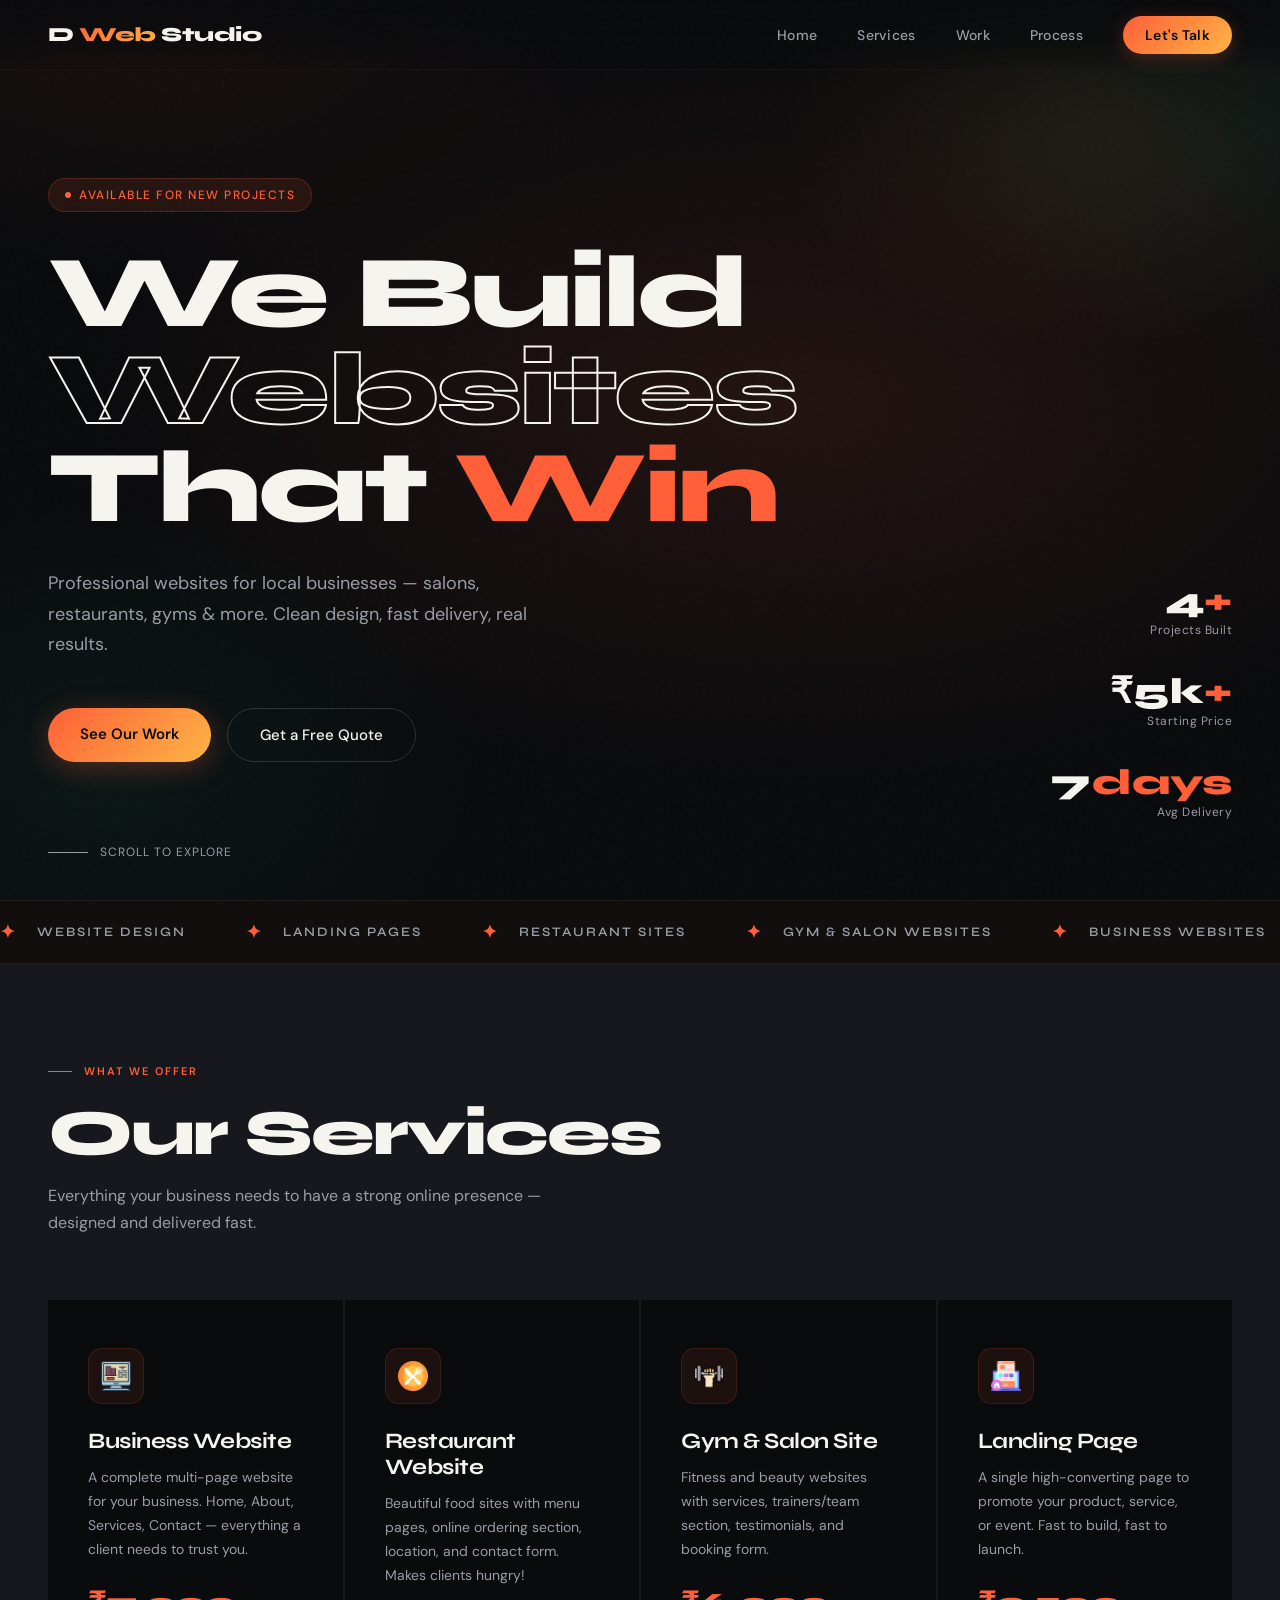
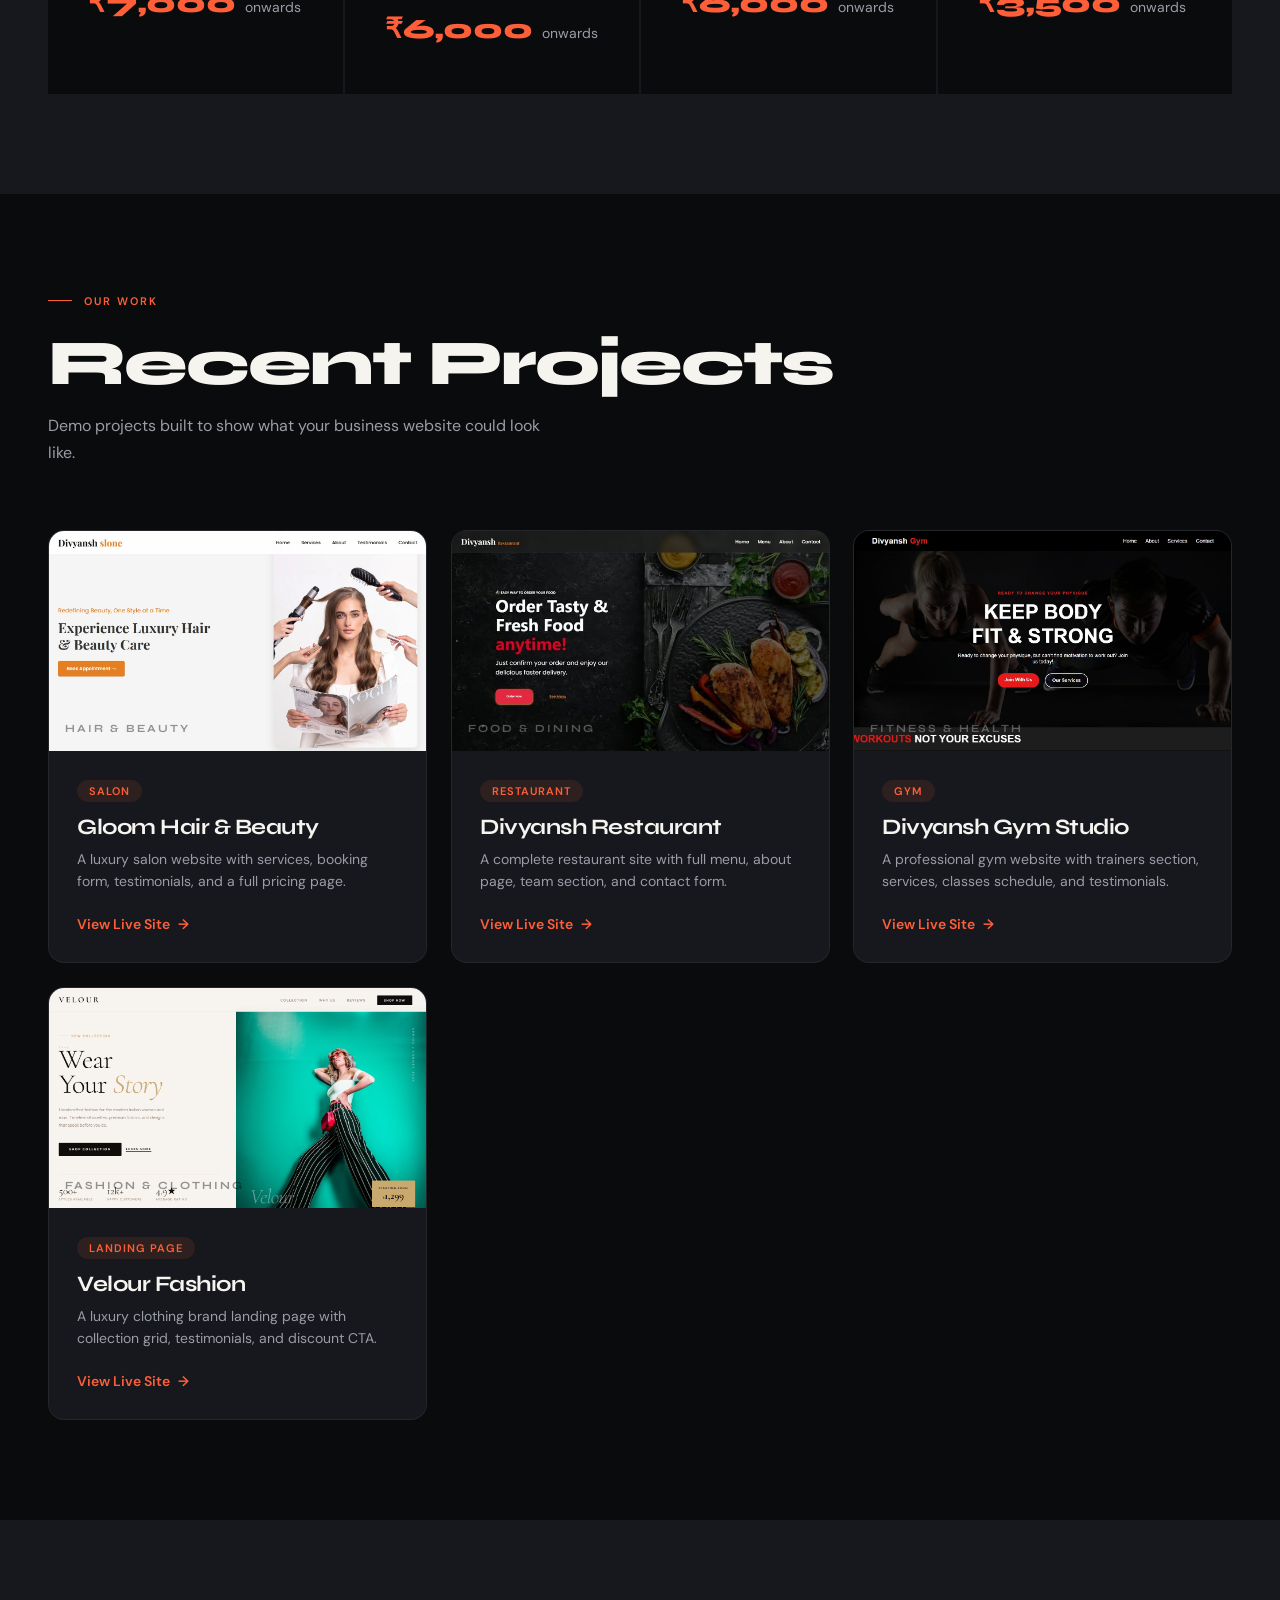
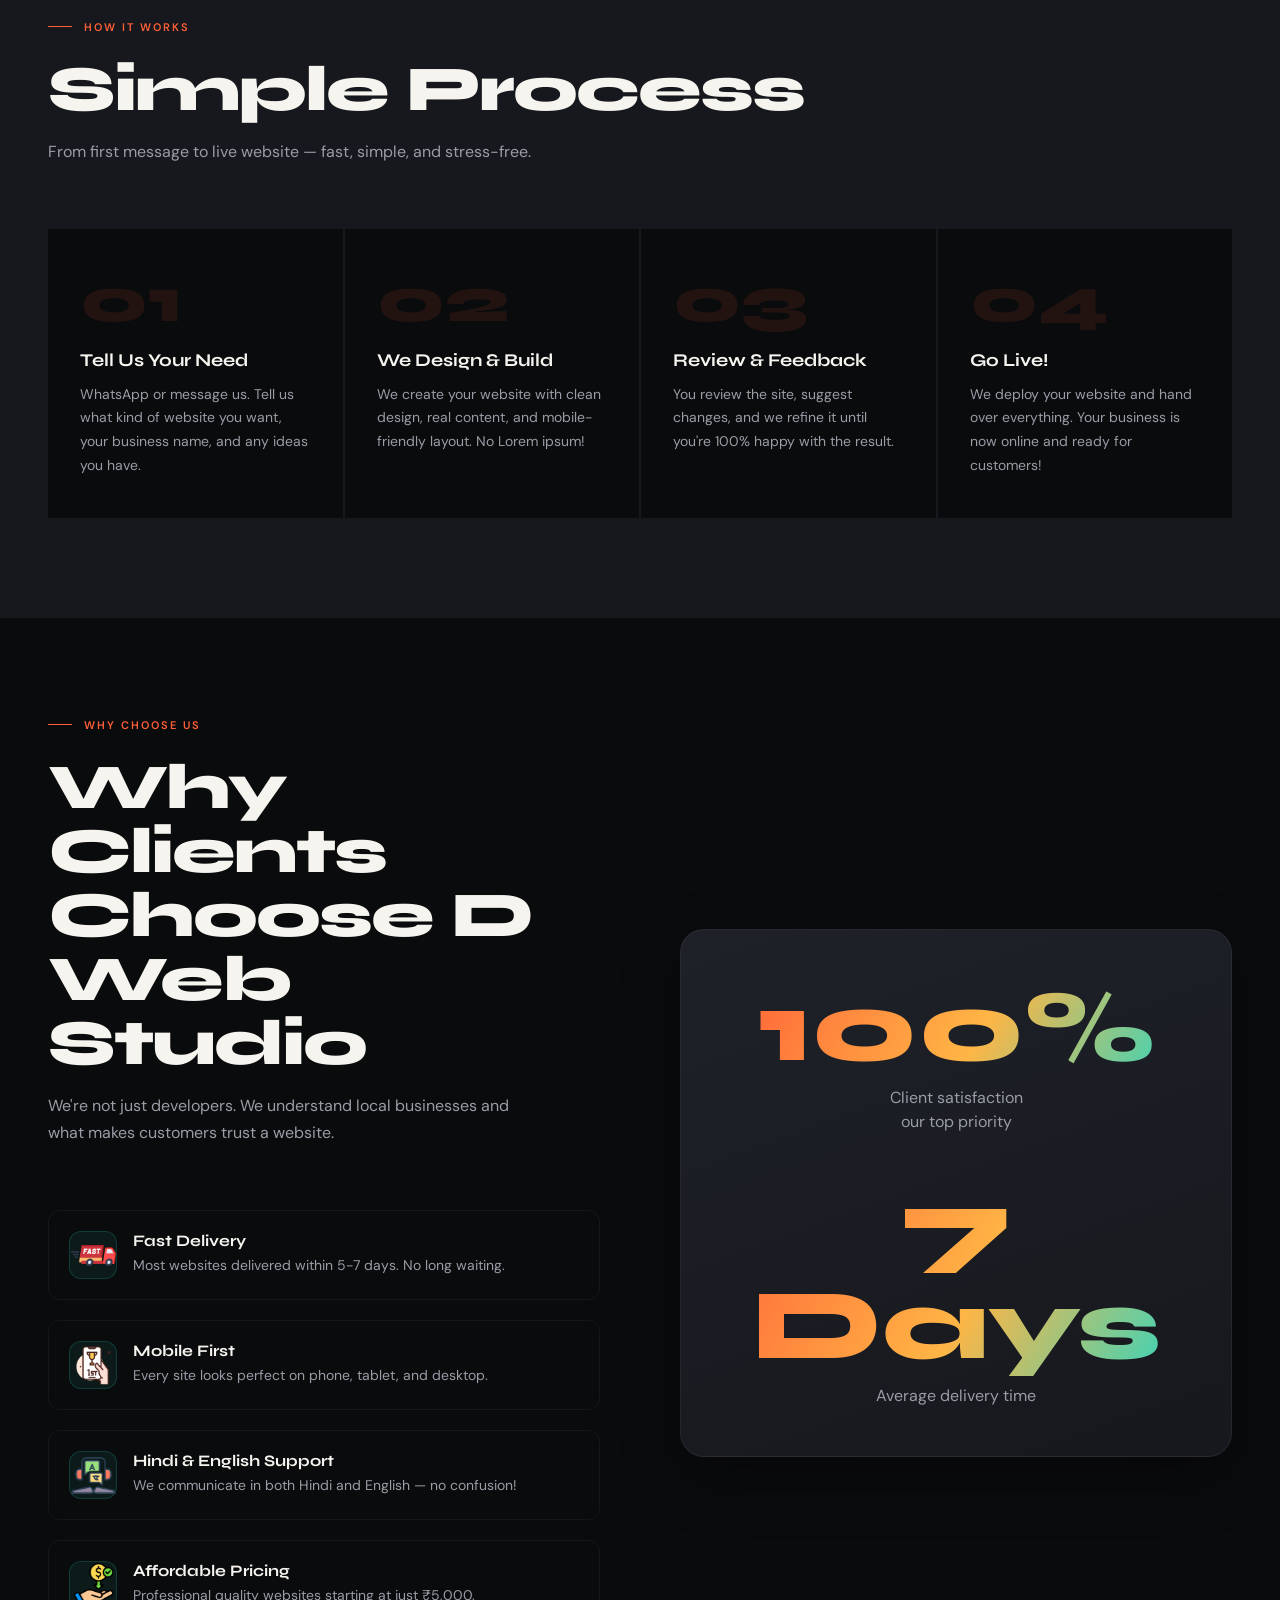
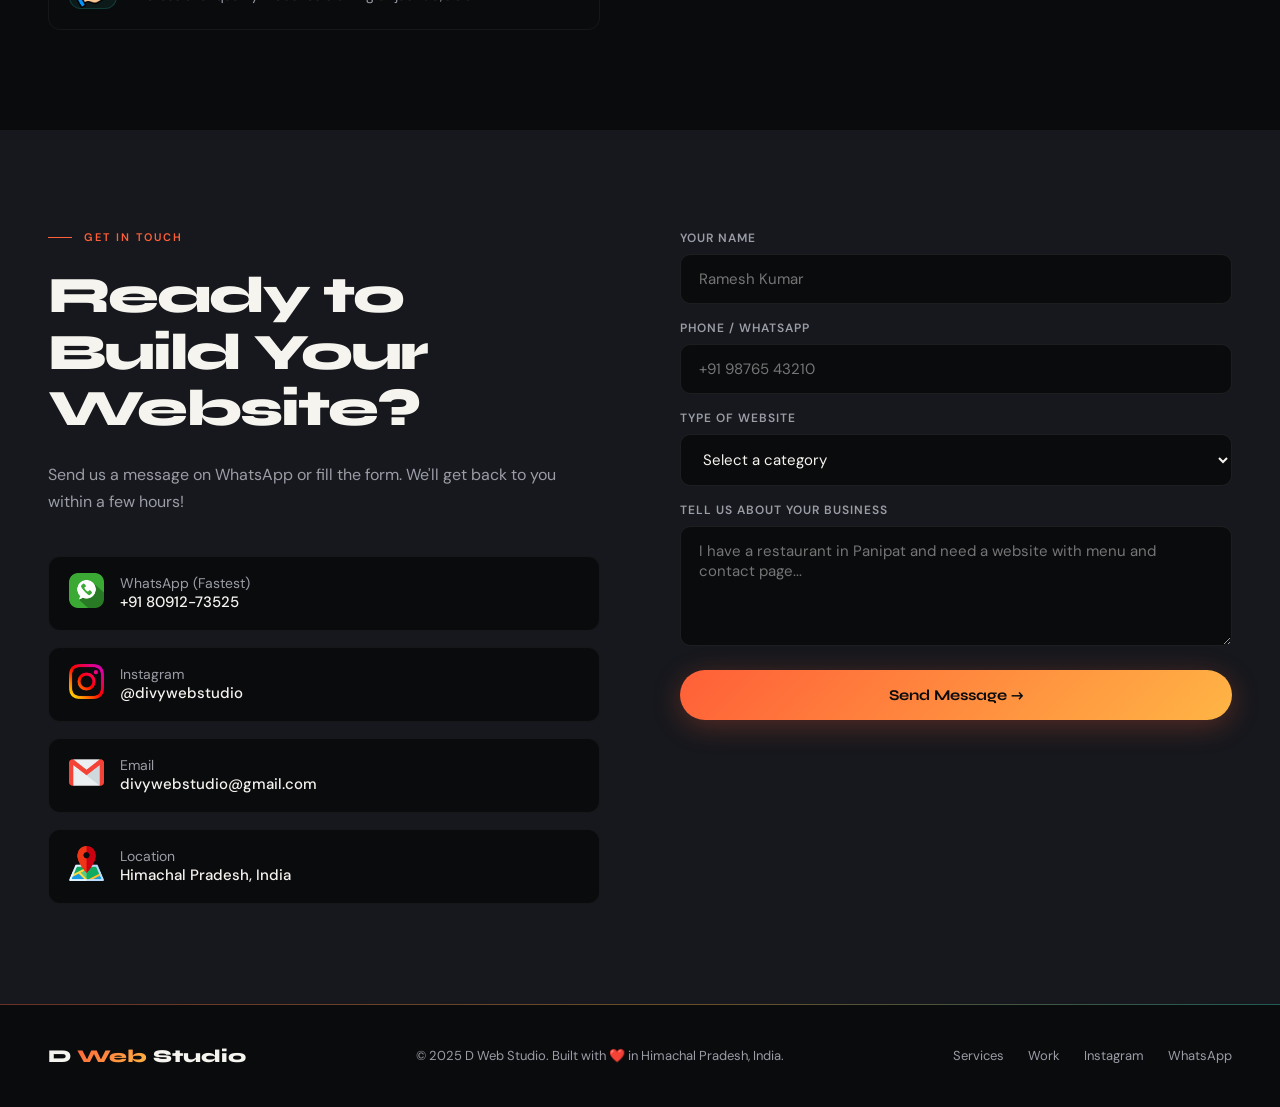
<file: index.html>
<!DOCTYPE html>
<html lang="en">
<head>
    <meta charset="UTF-8">
    <meta name="viewport" content="width=device-width, initial-scale=1.0">
    <title>D Web Studio — Web Design & Development</title>
    <meta name="description" content="D Web Studio builds modern, fast, affordable websites for local businesses — restaurants, salons, gyms and more.">
    <link href="https://fonts.googleapis.com/css2?family=Syne:wght@400;600;700;800&family=DM+Sans:wght@300;400;500&display=swap" rel="stylesheet">
    <link rel="stylesheet" href="css/styles.css">
</head>
<body>

    <div class="cursor" id="cursor"></div>
    <div class="cursor-follower" id="cursorFollower"></div>

    <nav>
        <div class="nav-logo">D<span> Web</span> Studio</div>
        <ul class="nav-links">
            <li><a href="index.html">Home</a></li>
            <li><a href="services.html">Services</a></li>
            <li><a href="portfolio.html">Work</a></li>
            <li><a href="process.html">Process</a></li>
            <li><a href="#contact" class="nav-cta">Let's Talk</a></li>
        </ul>
        <button type="button" class="hamburger" aria-label="Open navigation menu" aria-expanded="false" aria-controls="mobileNavigationDrawer">
            <span></span><span></span><span></span>
        </button>
    </nav>
    <div class="mobile-menu-backdrop" aria-hidden="true"></div>
    <nav class="mobile-navigation-drawer" id="mobileNavigationDrawer" aria-label="Mobile navigation" aria-hidden="true">
        <div class="mobile-nav-header">
            <div class="nav-logo">D<span> Web</span> Studio</div>
            <button type="button" class="mobile-nav-close" aria-label="Close navigation menu"></button>
        </div>
        <ul class="mobile-nav-list">
            <li style="--i: 0;"><a href="index.html">Home</a></li>
            <li style="--i: 1;"><a href="services.html">Services</a></li>
            <li style="--i: 2;"><a href="portfolio.html">Work</a></li>
            <li style="--i: 3;"><a href="process.html">Process</a></li>
        </ul>
        <a href="#contact" class="mobile-nav-cta">Let's Talk</a>
    </nav>

    <section class="hero" id="home">
        <div class="hero-bg"></div>
        <div class="hero-tag">Available for new projects</div>
        <h1>
            We Build<br>
            <span class="outline">Websites</span><br>
            That <span class="accent">Win</span>
        </h1>
        <p class="hero-sub">
            Professional websites for local businesses — salons, restaurants, gyms & more. Clean design, fast delivery, real results.
        </p>
        <div class="hero-btns">
            <a href="#portfolio" class="btn-primary">See Our Work</a>
            <a href="#contact" class="btn-secondary">Get a Free Quote</a>
        </div>

        <div class="hero-stats">
            <div class="stat">
                <div class="stat-num">4<span>+</span></div>
                <div class="stat-label">Projects Built</div>
            </div>
            <div class="stat">
                <div class="stat-num">₹5k<span>+</span></div>
                <div class="stat-label">Starting Price</div>
            </div>
            <div class="stat">
                <div class="stat-num">7<span>days</span></div>
                <div class="stat-label">Avg Delivery</div>
            </div>
        </div>

        <div class="scroll-line">Scroll to explore</div>
    </section>

    <div class="marquee-section">
        <div class="marquee-track">
            <div class="marquee-item"><span>✦</span> Website Design</div>
            <div class="marquee-item"><span>✦</span> Landing Pages</div>
            <div class="marquee-item"><span>✦</span> Restaurant Sites</div>
            <div class="marquee-item"><span>✦</span> Gym & Salon Websites</div>
            <div class="marquee-item"><span>✦</span> Business Websites</div>
            <div class="marquee-item"><span>✦</span> Mobile Friendly</div>
            <div class="marquee-item"><span>✦</span> Fast Delivery</div>
            <div class="marquee-item"><span>✦</span> Website Design</div>
            <div class="marquee-item"><span>✦</span> Landing Pages</div>
            <div class="marquee-item"><span>✦</span> Restaurant Sites</div>
            <div class="marquee-item"><span>✦</span> Gym & Salon Websites</div>
            <div class="marquee-item"><span>✦</span> Business Websites</div>
            <div class="marquee-item"><span>✦</span> Mobile Friendly</div>
            <div class="marquee-item"><span>✦</span> Fast Delivery</div>
        </div>
    </div>

    <section class="services" id="services">
        <div class="section-label">What We Offer</div>
        <h2 class="section-title">Our Services</h2>
        <p class="section-sub">Everything your business needs to have a strong online presence — designed and delivered fast.</p>

        <div class="services-grid">
            <div class="service-card">
                <div class="service-icon"><img src="img/ServicesImage/BusinessWebsiteImg.png" alt="" width="30"></div>
                <h3>Business Website</h3>
                <p>A complete multi-page website for your business. Home, About, Services, Contact — everything a client needs to trust you.</p>
                <div class="service-price">₹7,000 <span>onwards</span></div>
            </div>
            <div class="service-card">
                <div class="service-icon"><img src="img/ServicesImage/RestaurantWebsiteImg.png" alt="" width="30"></div>
                <h3>Restaurant Website</h3>
                <p>Beautiful food sites with menu pages, online ordering section, location, and contact form. Makes clients hungry!</p>
                <div class="service-price">₹6,000 <span>onwards</span></div>
            </div>
            <div class="service-card">
                <div class="service-icon"><img src="img/ServicesImage/GymSalonWebsiteImg.png" alt="" width="30"></div>
                <h3>Gym & Salon Site</h3>
                <p>Fitness and beauty websites with services, trainers/team section, testimonials, and booking form.</p>
                <div class="service-price">₹6,000 <span>onwards</span></div>
            </div>
            <div class="service-card">
                <div class="service-icon"><img src="img/ServicesImage/LandingPageImg.png" alt="" width="30"></div>
                <h3>Landing Page</h3>
                <p>A single high-converting page to promote your product, service, or event. Fast to build, fast to launch.</p>
                <div class="service-price">₹3,500 <span>onwards</span></div>
            </div>
        </div>
    </section>

    <section id="portfolio">
        <div class="section-label">Our Work</div>
        <h2 class="section-title">Recent Projects</h2>
        <p class="section-sub">Demo projects built to show what your business website could look like.</p>

        <div class="portfolio-grid">
            <div class="project-card">
                <div class="project-preview project-preview-salon">
                    <div class="project-preview-text text-black-color">Hair & Beauty</div>
                </div>
                <div class="project-info">
                    <span class="project-tag">Salon</span>
                    <h3>Gloom Hair & Beauty</h3>
                    <p>A luxury salon website with services, booking form, testimonials, and a full pricing page.</p>
                    <a href="https://gloom-hair-beauty.netlify.app/" target="_blank" class="project-link">View Live Site</a>
                </div>
            </div>

            <div class="project-card">
                <div class="project-preview project-preview-restaurant">
                    <div class="project-preview-text">Food & Dining</div>
                </div>
                <div class="project-info">
                    <span class="project-tag">Restaurant</span>
                    <h3>Divyansh Restaurant</h3>
                    <p>A complete restaurant site with full menu, about page, team section, and contact form.</p>
                    <a href="https://divyansh-restaurant-studio.netlify.app/" target="_blank" class="project-link">View Live Site</a>
                </div>
            </div>

            <div class="project-card">
                <div class="project-preview project-preview-gym">
                    <div class="project-preview-text">Fitness & Health</div>
                </div>
                <div class="project-info">
                    <span class="project-tag">Gym</span>
                    <h3>Divyansh Gym Studio</h3>
                    <p>A professional gym website with trainers section, services, classes schedule, and testimonials.</p>
                    <a href="https://divyansh-gym-studio.netlify.app/" target="_blank" class="project-link">View Live Site</a>
                </div>
            </div>

            <div class="project-card">
                <div class="project-preview project-preview-fashion">
                    <div class="project-preview-text text-black-color">Fashion & Clothing</div>
                </div>
                <div class="project-info">
                    <span class="project-tag">Landing Page</span>
                    <h3>Velour Fashion</h3>
                    <p>A luxury clothing brand landing page with collection grid, testimonials, and discount CTA.</p>
                    <a href="https://divyanshladingpage.netlify.app/" target="_blank" class="project-link">View Live Site</a>
                </div>
            </div>
        </div>
    </section>

    <section class="process" id="process">
        <div class="section-label">How It Works</div>
        <h2 class="section-title">Simple Process</h2>
        <p class="section-sub">From first message to live website — fast, simple, and stress-free.</p>

        <div class="process-steps">
            <div class="step">
                <div class="step-num">01</div>
                <h3>Tell Us Your Need</h3>
                <p>WhatsApp or message us. Tell us what kind of website you want, your business name, and any ideas you have.</p>
            </div>
            <div class="step">
                <div class="step-num">02</div>
                <h3>We Design & Build</h3>
                <p>We create your website with clean design, real content, and mobile-friendly layout. No Lorem ipsum!</p>
            </div>
            <div class="step">
                <div class="step-num">03</div>
                <h3>Review & Feedback</h3>
                <p>You review the site, suggest changes, and we refine it until you're 100% happy with the result.</p>
            </div>
            <div class="step">
                <div class="step-num">04</div>
                <h3>Go Live!</h3>
                <p>We deploy your website and hand over everything. Your business is now online and ready for customers!</p>
            </div>
        </div>
    </section>

    <section id="why">
        <div class="section-label">Why Choose Us</div>
        <div class="why-grid">
            <div>
                <h2 class="section-title">Why Clients Choose D Web Studio</h2>
                <p class="section-sub">We're not just developers. We understand local businesses and what makes customers trust a website.</p>
                <ul class="why-list">
                    <li class="why-item">
                        <div class="why-icon"><img src="img/Icone/WhyChooseUs/FastDeliveryImg.png" alt="Fast Delivery" width="45"></div>
                        <div>
                            <h4>Fast Delivery</h4>
                            <p>Most websites delivered within 5-7 days. No long waiting.</p>
                        </div>
                    </li>
                    <li class="why-item">
                        <div class="why-icon"><img src="img/Icone/WhyChooseUs/MobileFirstImg.png" alt="Mobile First" width="45"></div>
                        <div>
                            <h4>Mobile First</h4>
                            <p>Every site looks perfect on phone, tablet, and desktop.</p>
                        </div>
                    </li>
                    <li class="why-item">
                        <div class="why-icon"><img src="img/Icone/WhyChooseUs/HindiEnglishSupportImg.png" alt="Hindi & English Support" width="45"></div>
                        <div>
                            <h4>Hindi & English Support</h4>
                            <p>We communicate in both Hindi and English — no confusion!</p>
                        </div>
                    </li>
                    <li class="why-item">
                        <div class="why-icon"><img src="img/Icone/WhyChooseUs/AffordablePricingImg.png" alt="Affordable Pricing" width="45"></div>
                        <div>
                            <h4>Affordable Pricing</h4>
                            <p>Professional quality websites starting at just ₹5,000.</p>
                        </div>
                    </li>
                </ul>
            </div>
            <div class="why-visual">
                <div class="big-num">100%</div>
                <div class="big-num-label">Client satisfaction<br>our top priority</div>
                <br><br>
                <div class="big-num">7 Days</div>
                <div class="big-num-label">Average delivery time</div>
            </div>
        </div>
    </section>

    <section class="contact" id="contact">
        <div class="contact-wrapper">
            <div class="contact-info">
                <div class="section-label">Get In Touch</div>
                <h2>Ready to Build Your Website?</h2>
                <p>Send us a message on WhatsApp or fill the form. We'll get back to you within a few hours!</p>

                <div class="contact-links">
                    <a href="https://wa.me/918091273525" target="_blank" class="contact-link-item">
                        <span class="contact-link-icon"><img src="img/Icone/GetInTouchIcone/WhatsAppImg.png" alt="WhatsApp" width="35"></span>
                        <div>
                            <div class="contact-link-text">WhatsApp (Fastest)</div>
                            <div class="contact-link-val">+91 80912-73525</div>
                        </div>
                    </a>
                    <a href="https://www.instagram.com/divywebstudio/" target="_blank" class="contact-link-item">
                        <span class="contact-link-icon"><img src="img/Icone/GetInTouchIcone/InstagramImg.png" alt="Instagram" width="35"></span>
                        <div>
                            <div class="contact-link-text">Instagram</div>
                            <div class="contact-link-val">@divywebstudio</div>
                        </div>
                    </a>
                    <a href="mailto:divywebstudio@gmail.com" class="contact-link-item">
                        <span class="contact-link-icon"><img src="img/Icone/GetInTouchIcone/EmailImg.png" alt="Email" width="35"></span>
                        <div>
                            <div class="contact-link-text">Email</div>
                            <div class="contact-link-val">divywebstudio@gmail.com</div>
                        </div>
                    </a>
                    <div class="contact-link-item">
                        <span class="contact-link-icon"><img src="img/Icone/GetInTouchIcone/LocationImg.png" alt="Location" width="35"></span>
                        <div>
                            <div class="contact-link-text">Location</div>
                            <div class="contact-link-val">Himachal Pradesh, India</div>
                        </div>
                    </div>
                </div>
            </div>

            <div>
                <form class="contact-form-wrap" id="contactForm">
                    <div class="form-group">
                        <label for="contactName">Your Name</label>
                        <input id="contactName" name="name" type="text" placeholder="Ramesh Kumar" required>
                    </div>
                    <div class="form-group">
                        <label for="contactPhone">Phone / WhatsApp</label>
                        <input id="contactPhone" name="phone" type="tel" placeholder="+91 98765 43210" required>
                    </div>
                    <div class="form-group">
                        <label for="contactWebsite">Type of Website</label>
                        <select id="contactWebsite" name="website" required>
                            <option value="">Select a category</option>
                            <option>Restaurant Website</option>
                            <option>Gym / Fitness Website</option>
                            <option>Salon / Beauty Website</option>
                            <option>Business / Company Website</option>
                            <option>Landing Page</option>
                            <option>Other</option>
                        </select>
                    </div>
                    <div class="form-group">
                        <label for="contactMessage">Tell Us About Your Business</label>
                        <textarea id="contactMessage" name="message" placeholder="I have a restaurant in Panipat and need a website with menu and contact page..." required></textarea>
                    </div>
                    <button type="submit" class="form-submit">Send Message →</button>
                </form>
            </div>
        </div>
    </section>

    <footer>
        <div class="footer-logo">D<span> Web</span> Studio</div>
        <p>© 2025 D Web Studio. Built with ❤️ in Himachal Pradesh, India.</p>
        <div class="footer-links">
            <a href="#services">Services</a>
            <a href="#portfolio">Work</a>
            <a href="https://www.instagram.com/divywebstudio/" target="_blank">Instagram</a>
            <a href="https://wa.me/918091273525" target="_blank">WhatsApp</a>
        </div>
    </footer>
    <script src="Js/script.js"></script>
</body>
</html>
</file>
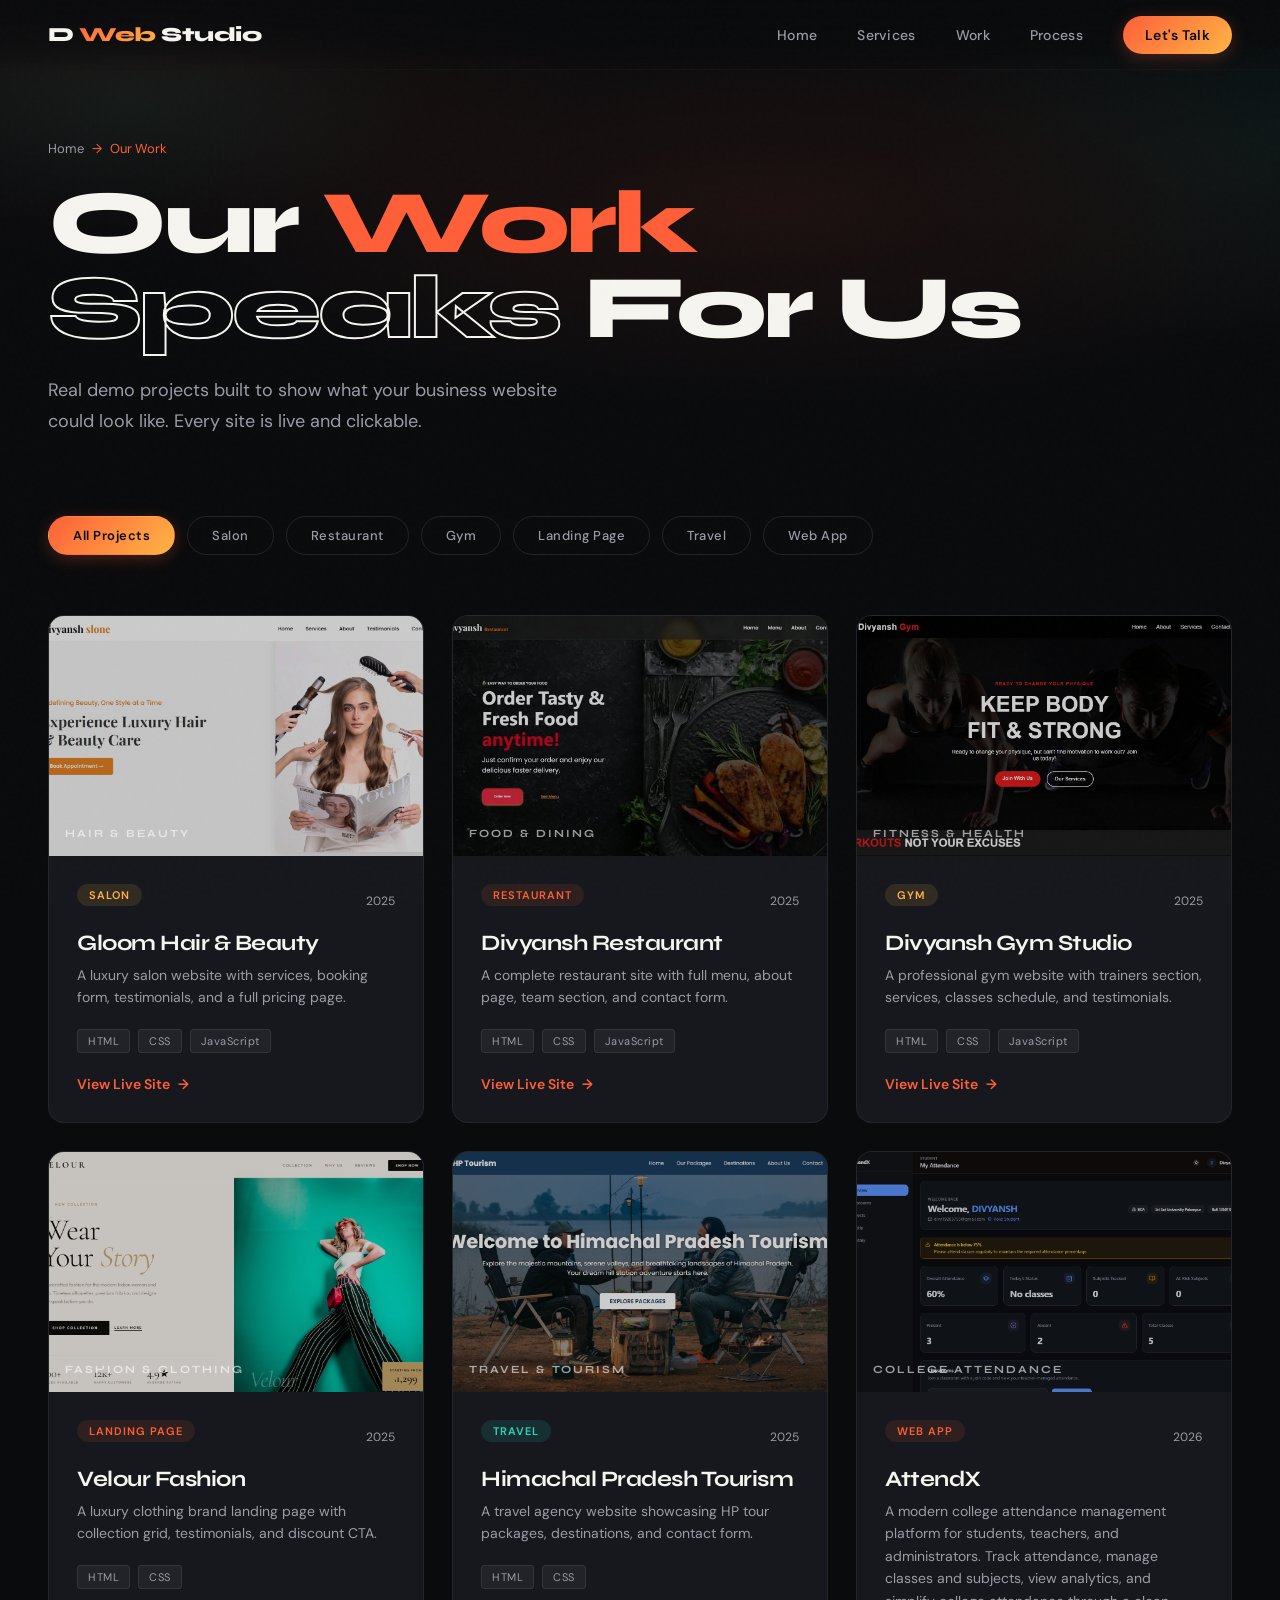
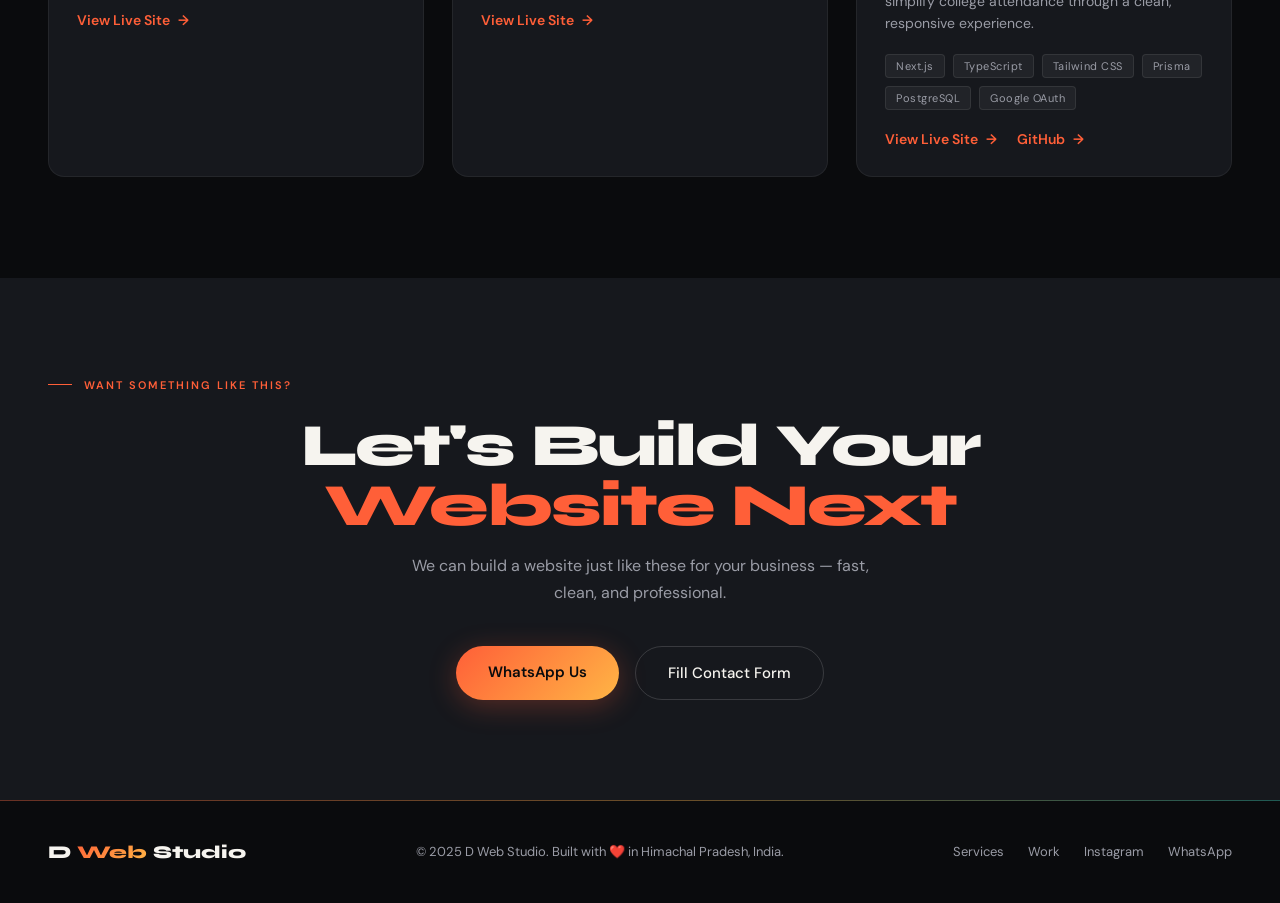
<file: portfolio.html>
<!DOCTYPE html>
<html lang="en">
<head>
    <meta charset="UTF-8">
    <meta name="viewport" content="width=device-width, initial-scale=1.0">
    <title>Our Work — D Web Studio</title>
    <meta name="description" content="See live demo websites built by D Web Studio for salons, restaurants, gyms, travel brands and more.">
    <link href="https://fonts.googleapis.com/css2?family=Syne:wght@400;600;700;800&family=DM+Sans:wght@300;400;500&display=swap" rel="stylesheet">
    <link rel="stylesheet" href="css/styles.css">
    <link rel="stylesheet" href="css/portfolio.css">
</head>
<body>

    <div class="cursor" id="cursor"></div>
    <div class="cursor-follower" id="cursorFollower"></div>

    <nav>
        <div class="nav-logo">D<span> Web</span> Studio</div>
        <ul class="nav-links">
            <li><a href="index.html">Home</a></li>
            <li><a href="services.html">Services</a></li>
            <li><a href="portfolio.html">Work</a></li>
            <li><a href="process.html">Process</a></li>
            <li><a href="index.html#contact" class="nav-cta">Let's Talk</a></li>
        </ul>
        <button type="button" class="hamburger" aria-label="Open navigation menu" aria-expanded="false" aria-controls="mobileNavigationDrawer">
            <span></span><span></span><span></span>
        </button>
    </nav>
    <div class="mobile-menu-backdrop" aria-hidden="true"></div>
    <nav class="mobile-navigation-drawer" id="mobileNavigationDrawer" aria-label="Mobile navigation" aria-hidden="true">
        <div class="mobile-nav-header">
            <div class="nav-logo">D<span> Web</span> Studio</div>
            <button type="button" class="mobile-nav-close" aria-label="Close navigation menu"></button>
        </div>
        <ul class="mobile-nav-list">
            <li style="--i: 0;"><a href="index.html">Home</a></li>
            <li style="--i: 1;"><a href="services.html">Services</a></li>
            <li style="--i: 2;"><a href="portfolio.html">Work</a></li>
            <li style="--i: 3;"><a href="process.html">Process</a></li>
        </ul>
        <a href="index.html#contact" class="mobile-nav-cta">Let's Talk</a>
    </nav>

    <div class="page-hero">
        <div class="page-hero-bg"></div>
        <div class="breadcrumb">
            <a href="index.html">Home</a>
            <span>→</span>
            <span>Our Work</span>
        </div>
        <h1>
            Our <span class="accent">Work</span><br>
            <span class="outline">Speaks</span> For Us
        </h1>
        <p>Real demo projects built to show what your business website could look like. Every site is live and clickable.</p>
    </div>

    <div class="filter-section">
        <button class="filter-btn active" onclick="filterProjects('all', this)">All Projects</button>
        <button class="filter-btn" onclick="filterProjects('salon', this)">Salon</button>
        <button class="filter-btn" onclick="filterProjects('restaurant', this)">Restaurant</button>
        <button class="filter-btn" onclick="filterProjects('gym', this)">Gym</button>
        <button class="filter-btn" onclick="filterProjects('landing', this)">Landing Page</button>
        <button class="filter-btn" onclick="filterProjects('travel', this)">Travel</button>
        <button class="filter-btn" onclick="filterProjects('webapp', this)">Web App</button>
    </div>

    <div class="projects-section">
        <div class="projects-grid" id="projectsGrid">

            <div class="project-card" data-category="salon">
                <div class="project-preview project-preview-salon">
                    <div class="project-preview-text">Hair & Beauty</div>
                </div>
                <div class="project-info">
                    <div class="project-meta">
                        <span class="project-tag">Salon</span>
                        <span class="project-year">2025</span>
                    </div>
                    <h3>Gloom Hair & Beauty</h3>
                    <p>A luxury salon website with services, booking form, testimonials, and a full pricing page.</p>
                    <div class="project-tech">
                        <span class="tech-tag">HTML</span>
                        <span class="tech-tag">CSS</span>
                        <span class="tech-tag">JavaScript</span>
                    </div>
                    <a href="https://gloom-hair-beauty.netlify.app/" target="_blank" class="project-link">View Live Site</a>
                </div>
            </div>

            <div class="project-card" data-category="restaurant">
                <div class="project-preview project-preview-restaurant">
                    <div class="project-preview-text">Food & Dining</div>
                </div>
                <div class="project-info">
                    <div class="project-meta">
                        <span class="project-tag">Restaurant</span>
                        <span class="project-year">2025</span>
                    </div>
                    <h3>Divyansh Restaurant</h3>
                    <p>A complete restaurant site with full menu, about page, team section, and contact form.</p>
                    <div class="project-tech">
                        <span class="tech-tag">HTML</span>
                        <span class="tech-tag">CSS</span>
                        <span class="tech-tag">JavaScript</span>
                    </div>
                    <a href="https://divyansh-restaurant-studio.netlify.app/" target="_blank" class="project-link">View Live Site</a>
                </div>
            </div>

            <div class="project-card" data-category="gym">
                <div class="project-preview project-preview-gym">
                    <div class="project-preview-text">Fitness & Health</div>
                </div>
                <div class="project-info">
                    <div class="project-meta">
                        <span class="project-tag">Gym</span>
                        <span class="project-year">2025</span>
                    </div>
                    <h3>Divyansh Gym Studio</h3>
                    <p>A professional gym website with trainers section, services, classes schedule, and testimonials.</p>
                    <div class="project-tech">
                        <span class="tech-tag">HTML</span>
                        <span class="tech-tag">CSS</span>
                        <span class="tech-tag">JavaScript</span>
                    </div>
                    <a href="https://divyansh-gym-studio.netlify.app/" target="_blank" class="project-link">View Live Site</a>
                </div>
            </div>

            <div class="project-card" data-category="landing">
                <div class="project-preview project-preview-fashion">
                    <div class="project-preview-text">Fashion & Clothing</div>
                </div>
                <div class="project-info">
                    <div class="project-meta">
                        <span class="project-tag">Landing Page</span>
                        <span class="project-year">2025</span>
                    </div>
                    <h3>Velour Fashion</h3>
                    <p>A luxury clothing brand landing page with collection grid, testimonials, and discount CTA.</p>
                    <div class="project-tech">
                        <span class="tech-tag">HTML</span>
                        <span class="tech-tag">CSS</span>
                    </div>
                    <a href="https://divyanshladingpage.netlify.app/" target="_blank" class="project-link">View Live Site</a>
                </div>
            </div>

            <div class="project-card" data-category="travel">
                <div class="project-preview project-preview-travel">
                    <div class="project-preview-text">Travel & Tourism</div>
                </div>
                <div class="project-info">
                    <div class="project-meta">
                        <span class="project-tag">Travel</span>
                        <span class="project-year">2025</span>
                    </div>
                    <h3>Himachal Pradesh Tourism</h3>
                    <p>A travel agency website showcasing HP tour packages, destinations, and contact form.</p>
                    <div class="project-tech">
                        <span class="tech-tag">HTML</span>
                        <span class="tech-tag">CSS</span>
                    </div>
                    <a href="https://travil-divyansh.netlify.app/" target="_blank" class="project-link">View Live Site</a>
                </div>
            </div>

            <div class="project-card" data-category="webapp">
                <div class="project-preview project-preview-attendx" role="img" aria-label="AttendX — college attendance management platform preview">
                    <div class="project-preview-text">College Attendance</div>
                </div>
                <div class="project-info">
                    <div class="project-meta">
                        <span class="project-tag">Web App</span>
                        <span class="project-year">2026</span>
                    </div>
                    <h3>AttendX</h3>
                    <p>A modern college attendance management platform for students, teachers, and administrators. Track attendance, manage classes and subjects, view analytics, and simplify college attendance through a clean, responsive experience.</p>
                    <div class="project-tech">
                        <span class="tech-tag">Next.js</span>
                        <span class="tech-tag">TypeScript</span>
                        <span class="tech-tag">Tailwind CSS</span>
                        <span class="tech-tag">Prisma</span>
                        <span class="tech-tag">PostgreSQL</span>
                        <span class="tech-tag">Google OAuth</span>
                    </div>
                    <div class="project-links">
                        <a href="https://attendx-ashy.vercel.app/" target="_blank" class="project-link">View Live Site</a>
                        <a href="https://github.com/Mr-Divyansh/Attendx" target="_blank" class="project-link">GitHub</a>
                    </div>
                </div>
            </div>

        </div>
    </div>

    <div class="portfolio-cta">
        <div class="section-label">Want Something Like This?</div>
        <h2>Let's Build Your<br><span>Website Next</span></h2>
        <p>We can build a website just like these for your business — fast, clean, and professional.</p>
        <div class="cta-btns">
            <a href="https://wa.me/918091273525" target="_blank" class="btn-primary"> WhatsApp Us</a>
            <a href="index.html#contact" class="btn-secondary">Fill Contact Form</a>
        </div>
    </div>

    <footer>
        <div class="footer-logo">D<span> Web</span> Studio</div>
        <p>© 2025 D Web Studio. Built with ❤️ in Himachal Pradesh, India.</p>
        <div class="footer-links">
            <a href="services.html">Services</a>
            <a href="portfolio.html">Work</a>
            <a href="https://www.instagram.com/divywebstudio/" target="_blank">Instagram</a>
            <a href="https://wa.me/918091273525" target="_blank">WhatsApp</a>
        </div>
    </footer>
    <script src="Js/portfolio.js"></script>
</body>
</html>
</file>
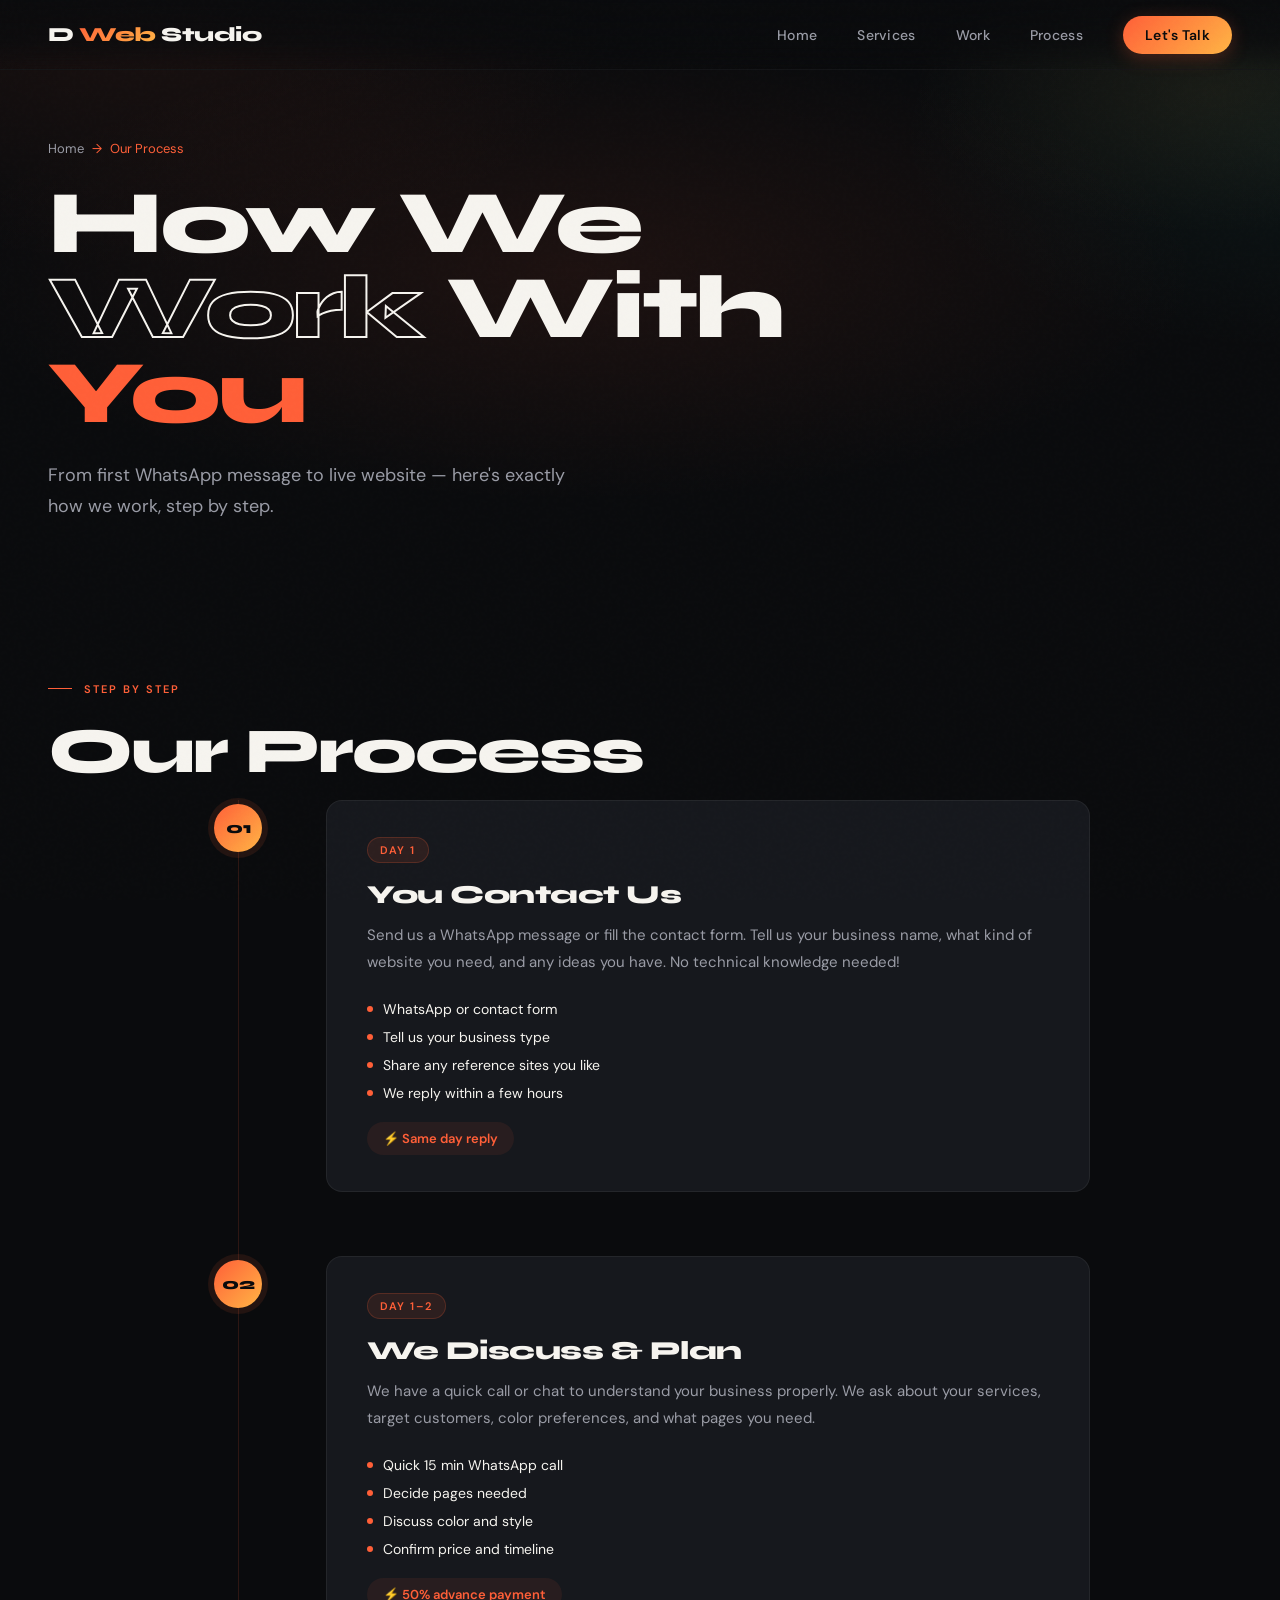
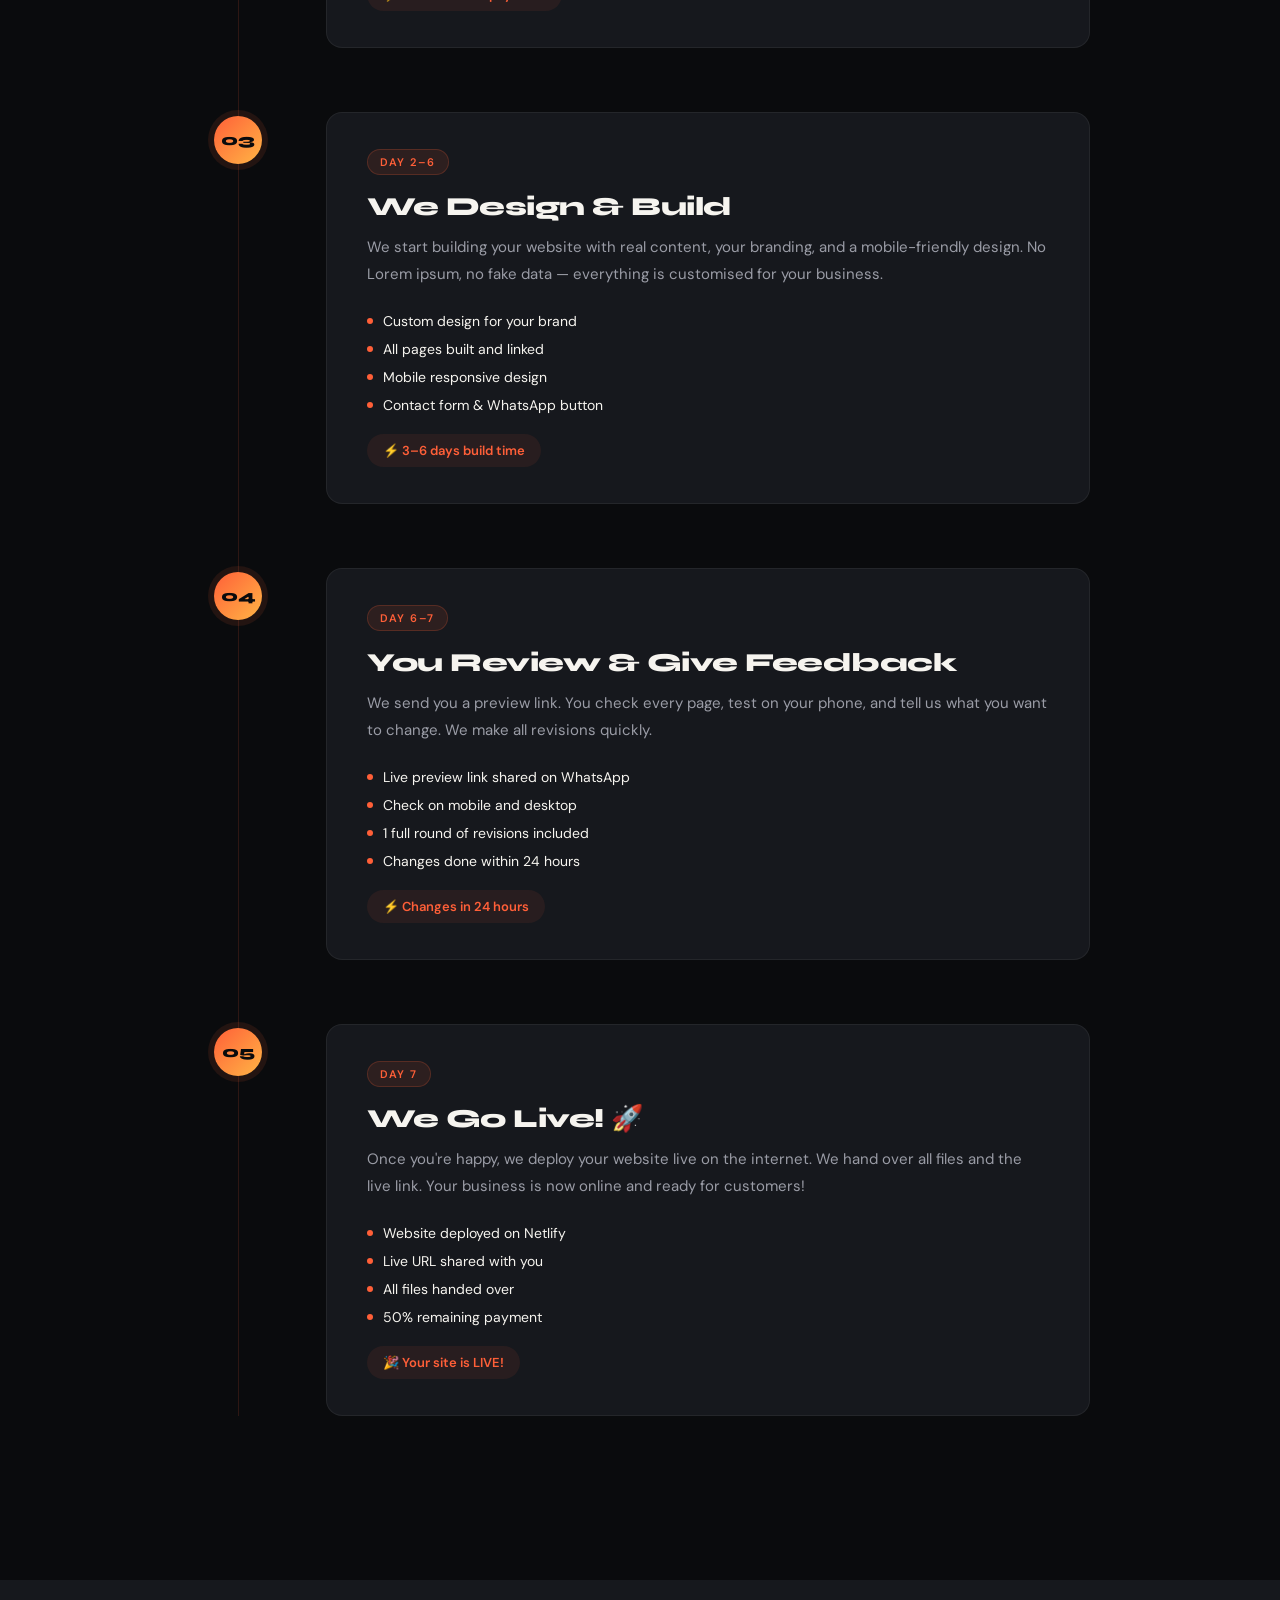
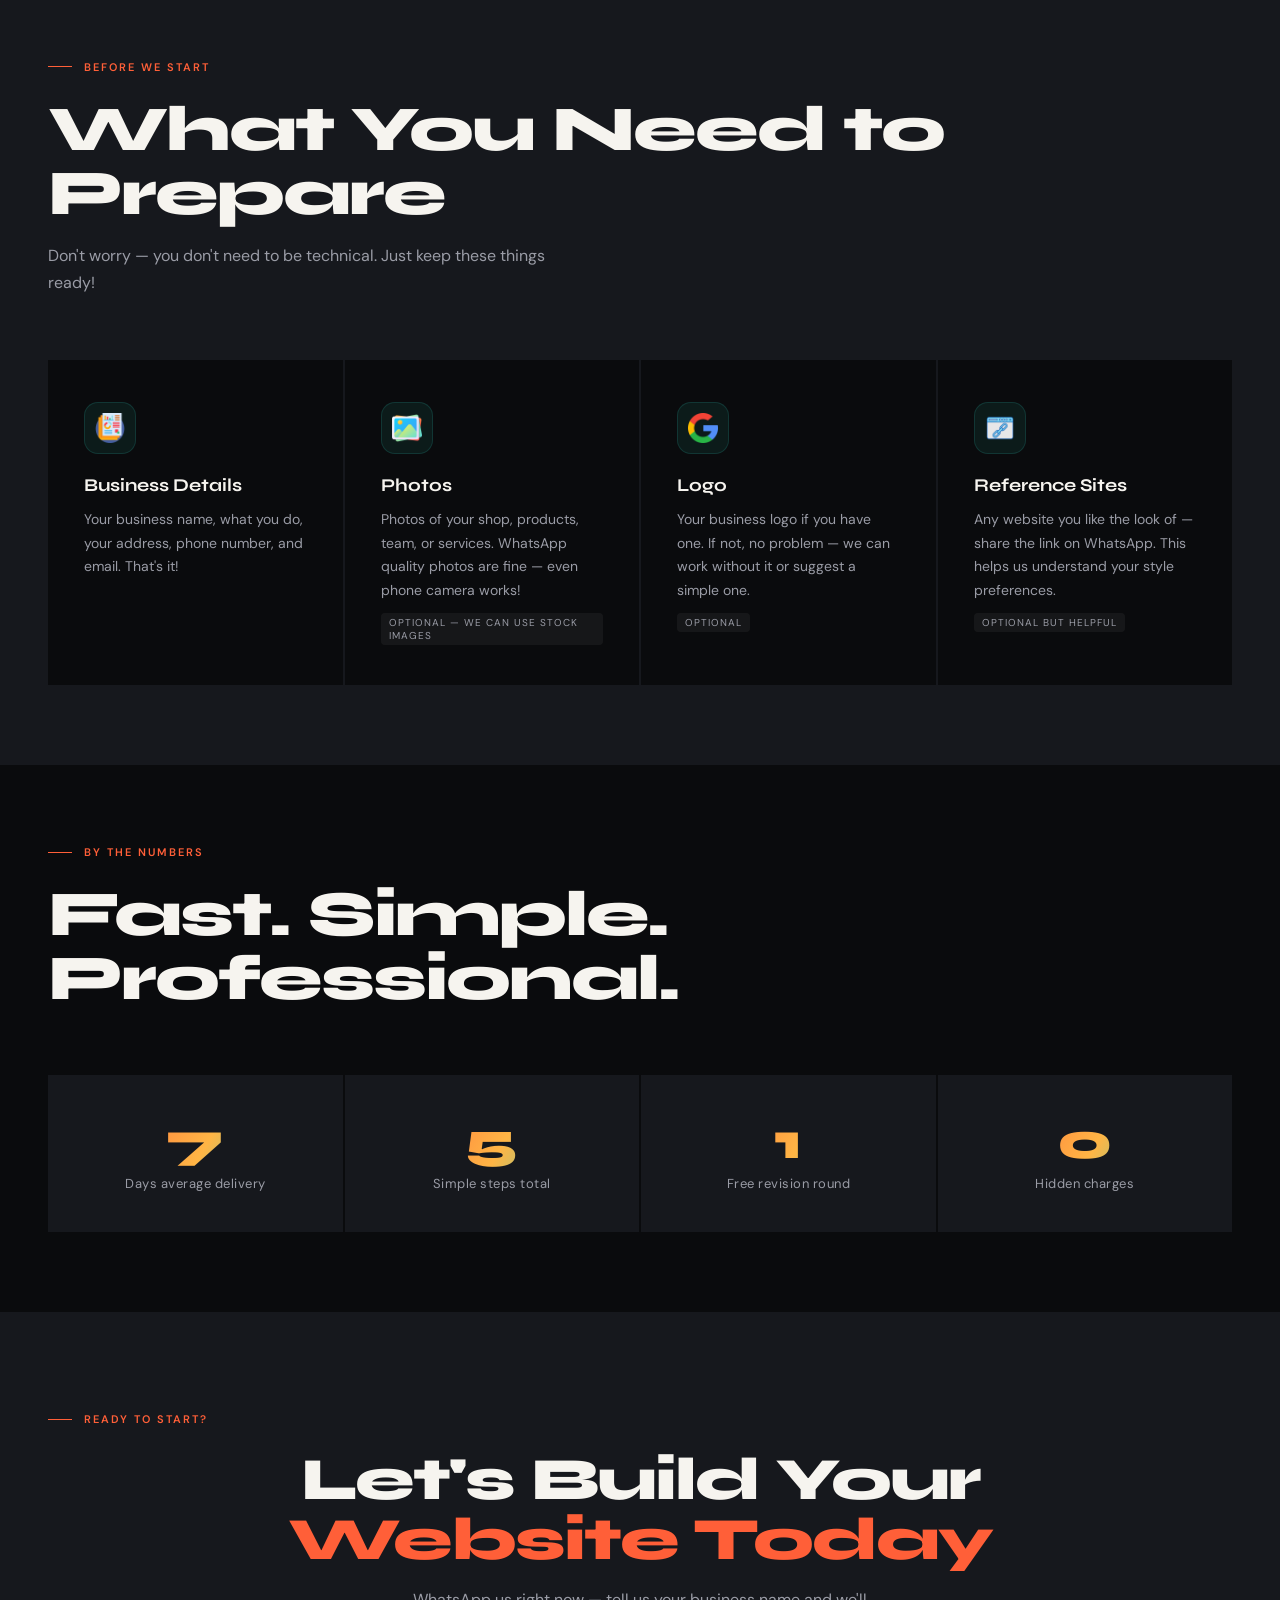
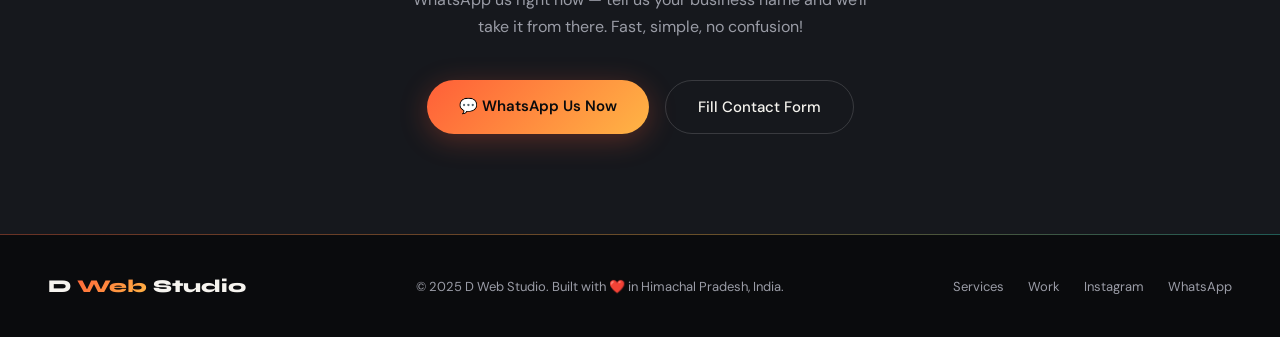
<file: process.html>
<!DOCTYPE html>
<html lang="en">
<head>
    <meta charset="UTF-8">
    <meta name="viewport" content="width=device-width, initial-scale=1.0">
    <title>Our Process — D Web Studio</title>
    <meta name="description" content="See exactly how D Web Studio takes your website from first message to live launch in about 7 days.">
    <link href="https://fonts.googleapis.com/css2?family=Syne:wght@400;600;700;800&family=DM+Sans:wght@300;400;500&display=swap" rel="stylesheet">
    <link rel="stylesheet" href="css/styles.css">
    <link rel="stylesheet" href="css/process.css">
</head>
<body>

    <div class="cursor" id="cursor"></div>
    <div class="cursor-follower" id="cursorFollower"></div>

    <nav>
        <div class="nav-logo">D<span> Web</span> Studio</div>
        <ul class="nav-links">
            <li><a href="index.html">Home</a></li>
            <li><a href="services.html">Services</a></li>
            <li><a href="portfolio.html">Work</a></li>
            <li><a href="process.html">Process</a></li>
            <li><a href="index.html#contact" class="nav-cta">Let's Talk</a></li>
        </ul>
        <button type="button" class="hamburger" aria-label="Open navigation menu" aria-expanded="false" aria-controls="mobileNavigationDrawer">
            <span></span><span></span><span></span>
        </button>
    </nav>
    <div class="mobile-menu-backdrop" aria-hidden="true"></div>
    <nav class="mobile-navigation-drawer" id="mobileNavigationDrawer" aria-label="Mobile navigation" aria-hidden="true">
        <div class="mobile-nav-header">
            <div class="nav-logo">D<span> Web</span> Studio</div>
            <button type="button" class="mobile-nav-close" aria-label="Close navigation menu"></button>
        </div>
        <ul class="mobile-nav-list">
            <li style="--i: 0;"><a href="index.html">Home</a></li>
            <li style="--i: 1;"><a href="services.html">Services</a></li>
            <li style="--i: 2;"><a href="portfolio.html">Work</a></li>
            <li style="--i: 3;"><a href="process.html">Process</a></li>
        </ul>
        <a href="index.html#contact" class="mobile-nav-cta">Let's Talk</a>
    </nav>

    <div class="page-hero">
        <div class="page-hero-bg"></div>
        <div class="breadcrumb">
            <a href="index.html">Home</a>
            <span>→</span>
            <span>Our Process</span>
        </div>
        <h1>
            How We<br>
            <span class="outline">Work</span> With<br>
            <span class="accent">You</span>
        </h1>
        <p>From first WhatsApp message to live website — here's exactly how we work, step by step.</p>
    </div>

    <div class="timeline-section">
        <div class="section-label">Step by Step</div>
        <h2 class="section-title">Our Process</h2>

        <div class="timeline">

            <div class="timeline-item">
                <div class="timeline-left">
                    <div class="timeline-dot">01</div>
                </div>
                <div class="timeline-right">
                    <div class="timeline-tag">Day 1</div>
                    <h3>You Contact Us</h3>
                    <p>Send us a WhatsApp message or fill the contact form. Tell us your business name, what kind of website you need, and any ideas you have. No technical knowledge needed!</p>
                    <div class="timeline-details">
                        <div class="timeline-detail">WhatsApp or contact form</div>
                        <div class="timeline-detail">Tell us your business type</div>
                        <div class="timeline-detail">Share any reference sites you like</div>
                        <div class="timeline-detail">We reply within a few hours</div>
                    </div>
                    <div class="timeline-duration">⚡ Same day reply</div>
                </div>
            </div>

            <div class="timeline-item">
                <div class="timeline-left">
                    <div class="timeline-dot">02</div>
                </div>
                <div class="timeline-right">
                    <div class="timeline-tag">Day 1–2</div>
                    <h3>We Discuss & Plan</h3>
                    <p>We have a quick call or chat to understand your business properly. We ask about your services, target customers, color preferences, and what pages you need.</p>
                    <div class="timeline-details">
                        <div class="timeline-detail">Quick 15 min WhatsApp call</div>
                        <div class="timeline-detail">Decide pages needed</div>
                        <div class="timeline-detail">Discuss color and style</div>
                        <div class="timeline-detail">Confirm price and timeline</div>
                    </div>
                    <div class="timeline-duration">⚡ 50% advance payment</div>
                </div>
            </div>

            <div class="timeline-item">
                <div class="timeline-left">
                    <div class="timeline-dot">03</div>
                </div>
                <div class="timeline-right">
                    <div class="timeline-tag">Day 2–6</div>
                    <h3>We Design & Build</h3>
                    <p>We start building your website with real content, your branding, and a mobile-friendly design. No Lorem ipsum, no fake data — everything is customised for your business.</p>
                    <div class="timeline-details">
                        <div class="timeline-detail">Custom design for your brand</div>
                        <div class="timeline-detail">All pages built and linked</div>
                        <div class="timeline-detail">Mobile responsive design</div>
                        <div class="timeline-detail">Contact form & WhatsApp button</div>
                    </div>
                    <div class="timeline-duration">⚡ 3–6 days build time</div>
                </div>
            </div>

            <div class="timeline-item">
                <div class="timeline-left">
                    <div class="timeline-dot">04</div>
                </div>
                <div class="timeline-right">
                    <div class="timeline-tag">Day 6–7</div>
                    <h3>You Review & Give Feedback</h3>
                    <p>We send you a preview link. You check every page, test on your phone, and tell us what you want to change. We make all revisions quickly.</p>
                    <div class="timeline-details">
                        <div class="timeline-detail">Live preview link shared on WhatsApp</div>
                        <div class="timeline-detail">Check on mobile and desktop</div>
                        <div class="timeline-detail">1 full round of revisions included</div>
                        <div class="timeline-detail">Changes done within 24 hours</div>
                    </div>
                    <div class="timeline-duration">⚡ Changes in 24 hours</div>
                </div>
            </div>

            <div class="timeline-item">
                <div class="timeline-left">
                    <div class="timeline-dot">05</div>
                </div>
                <div class="timeline-right">
                    <div class="timeline-tag">Day 7</div>
                    <h3>We Go Live! 🚀</h3>
                    <p>Once you're happy, we deploy your website live on the internet. We hand over all files and the live link. Your business is now online and ready for customers!</p>
                    <div class="timeline-details">
                        <div class="timeline-detail">Website deployed on Netlify</div>
                        <div class="timeline-detail">Live URL shared with you</div>
                        <div class="timeline-detail">All files handed over</div>
                        <div class="timeline-detail">50% remaining payment</div>
                    </div>
                    <div class="timeline-duration">🎉 Your site is LIVE!</div>
                </div>
            </div>

        </div>
    </div>

    <div class="prepare-section">
        <div class="section-label">Before We Start</div>
        <h2 class="section-title">What You Need to <br>Prepare</h2>
        <p class="section-sub">Don't worry — you don't need to be technical. Just keep these things ready!</p>

        <div class="prepare-grid">
            <div class="prepare-card">
                <div class="prepare-icon"><img src="img/prepare-grid-process/BusinessDetails.png" alt="" width="30"></div>
                <h3>Business Details</h3>
                <p>Your business name, what you do, your address, phone number, and email. That's it!</p>
            </div>
            <div class="prepare-card">
                <div class="prepare-icon"><img src="img/prepare-grid-process/picture.png" alt="" width="30"></div>
                <h3>Photos</h3>
                <p>Photos of your shop, products, team, or services. WhatsApp quality photos are fine — even phone camera works!</p>
                <span class="prepare-optional">Optional — we can use stock images</span>
            </div>
            <div class="prepare-card">
                <div class="prepare-icon"><img src="img/prepare-grid-process/Logo.png" alt="" width="30"></div>
                <h3>Logo</h3>
                <p>Your business logo if you have one. If not, no problem — we can work without it or suggest a simple one.</p>
                <span class="prepare-optional">Optional</span>
            </div>
            <div class="prepare-card">
                <div class="prepare-icon"><img src="img/prepare-grid-process/ReferenceSites.png" alt="" width="30"></div>
                <h3>Reference Sites</h3>
                <p>Any website you like the look of — share the link on WhatsApp. This helps us understand your style preferences.</p>
                <span class="prepare-optional">Optional but helpful</span>
            </div>
        </div>
    </div>

    <div class="summary-section">
        <div class="section-label">By The Numbers</div>
        <h2 class="section-title">Fast. Simple. <br>Professional.</h2>

        <div class="summary-grid">
            <div class="summary-item">
                <div class="summary-num">7</div>
                <div class="summary-label">Days average delivery</div>
            </div>
            <div class="summary-item">
                <div class="summary-num">5</div>
                <div class="summary-label">Simple steps total</div>
            </div>
            <div class="summary-item">
                <div class="summary-num">1</div>
                <div class="summary-label">Free revision round</div>
            </div>
            <div class="summary-item">
                <div class="summary-num">0</div>
                <div class="summary-label">Hidden charges</div>
            </div>
        </div>
    </div>

    <div class="process-cta">
        <div class="section-label">Ready to Start?</div>
        <h2>Let's Build Your<br><span>Website Today</span></h2>
        <p>WhatsApp us right now — tell us your business name and we'll take it from there. Fast, simple, no confusion!</p>
        <div class="cta-btns">
            <a href="https://wa.me/918091273525" target="_blank" class="btn-primary">💬 WhatsApp Us Now</a>
            <a href="index.html#contact" class="btn-secondary">Fill Contact Form</a>
        </div>
    </div>

    <!-- FOOTER -->
    <footer>
        <div class="footer-logo">D<span> Web</span> Studio</div>
        <p>© 2025 D Web Studio. Built with ❤️ in Himachal Pradesh, India.</p>
        <div class="footer-links">
            <a href="services.html">Services</a>
            <a href="portfolio.html">Work</a>
            <a href="https://www.instagram.com/divywebstudio/" target="_blank">Instagram</a>
            <a href="https://wa.me/918091273525" target="_blank">WhatsApp</a>
        </div>
    </footer>
    <script src="Js/process.js"></script>
</body>
</html>
</file>
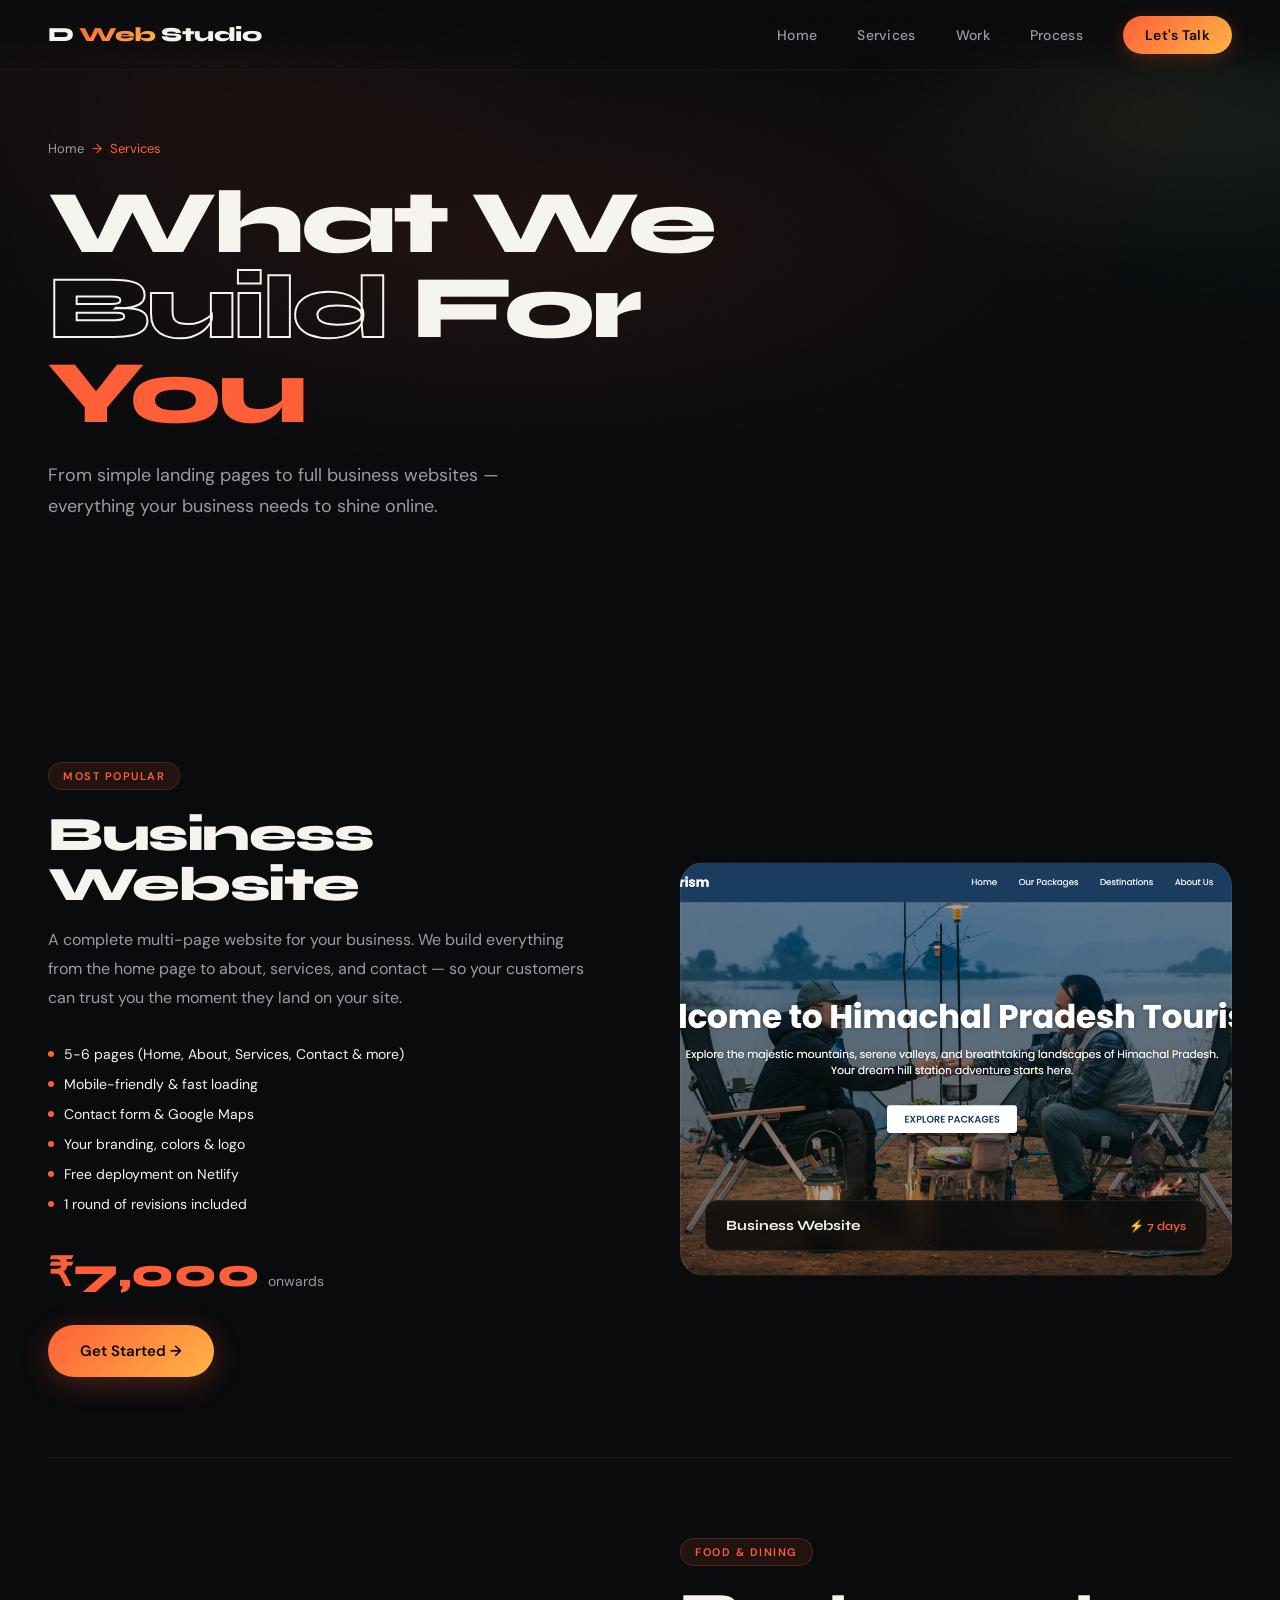
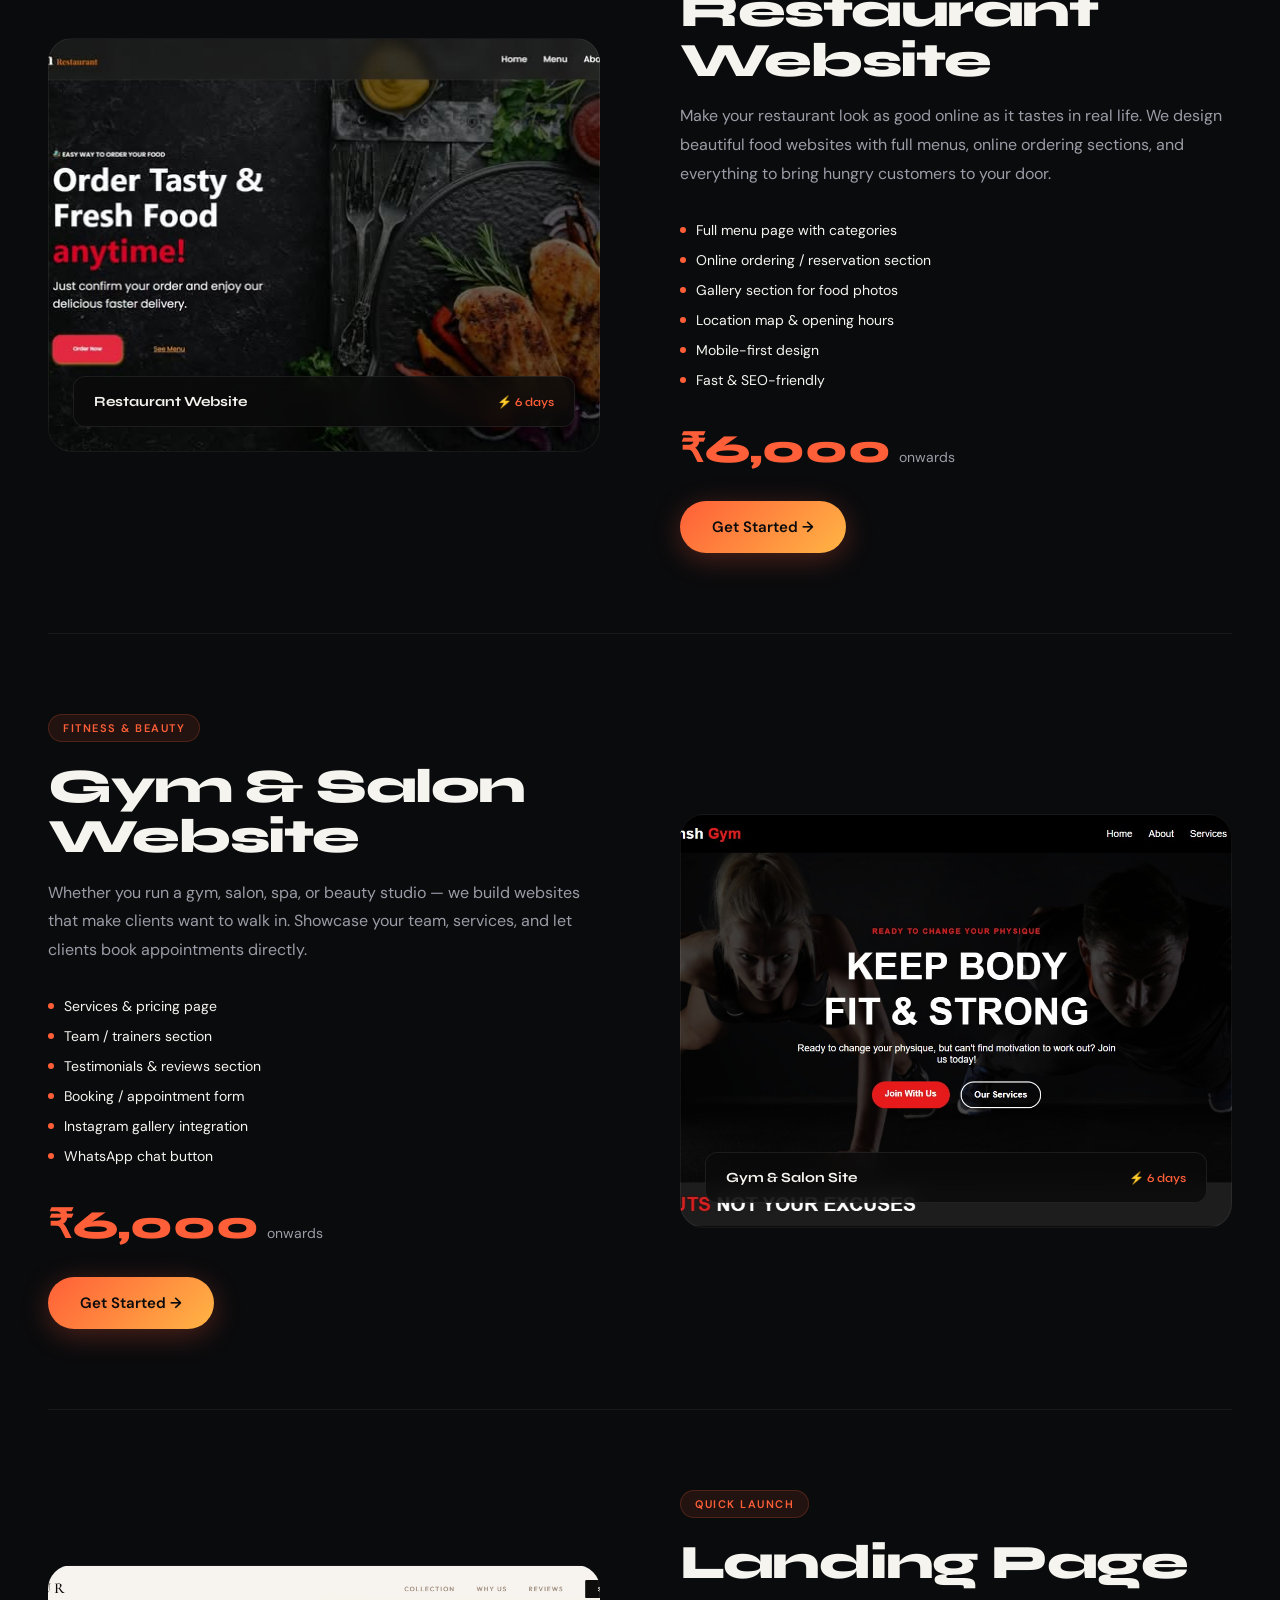
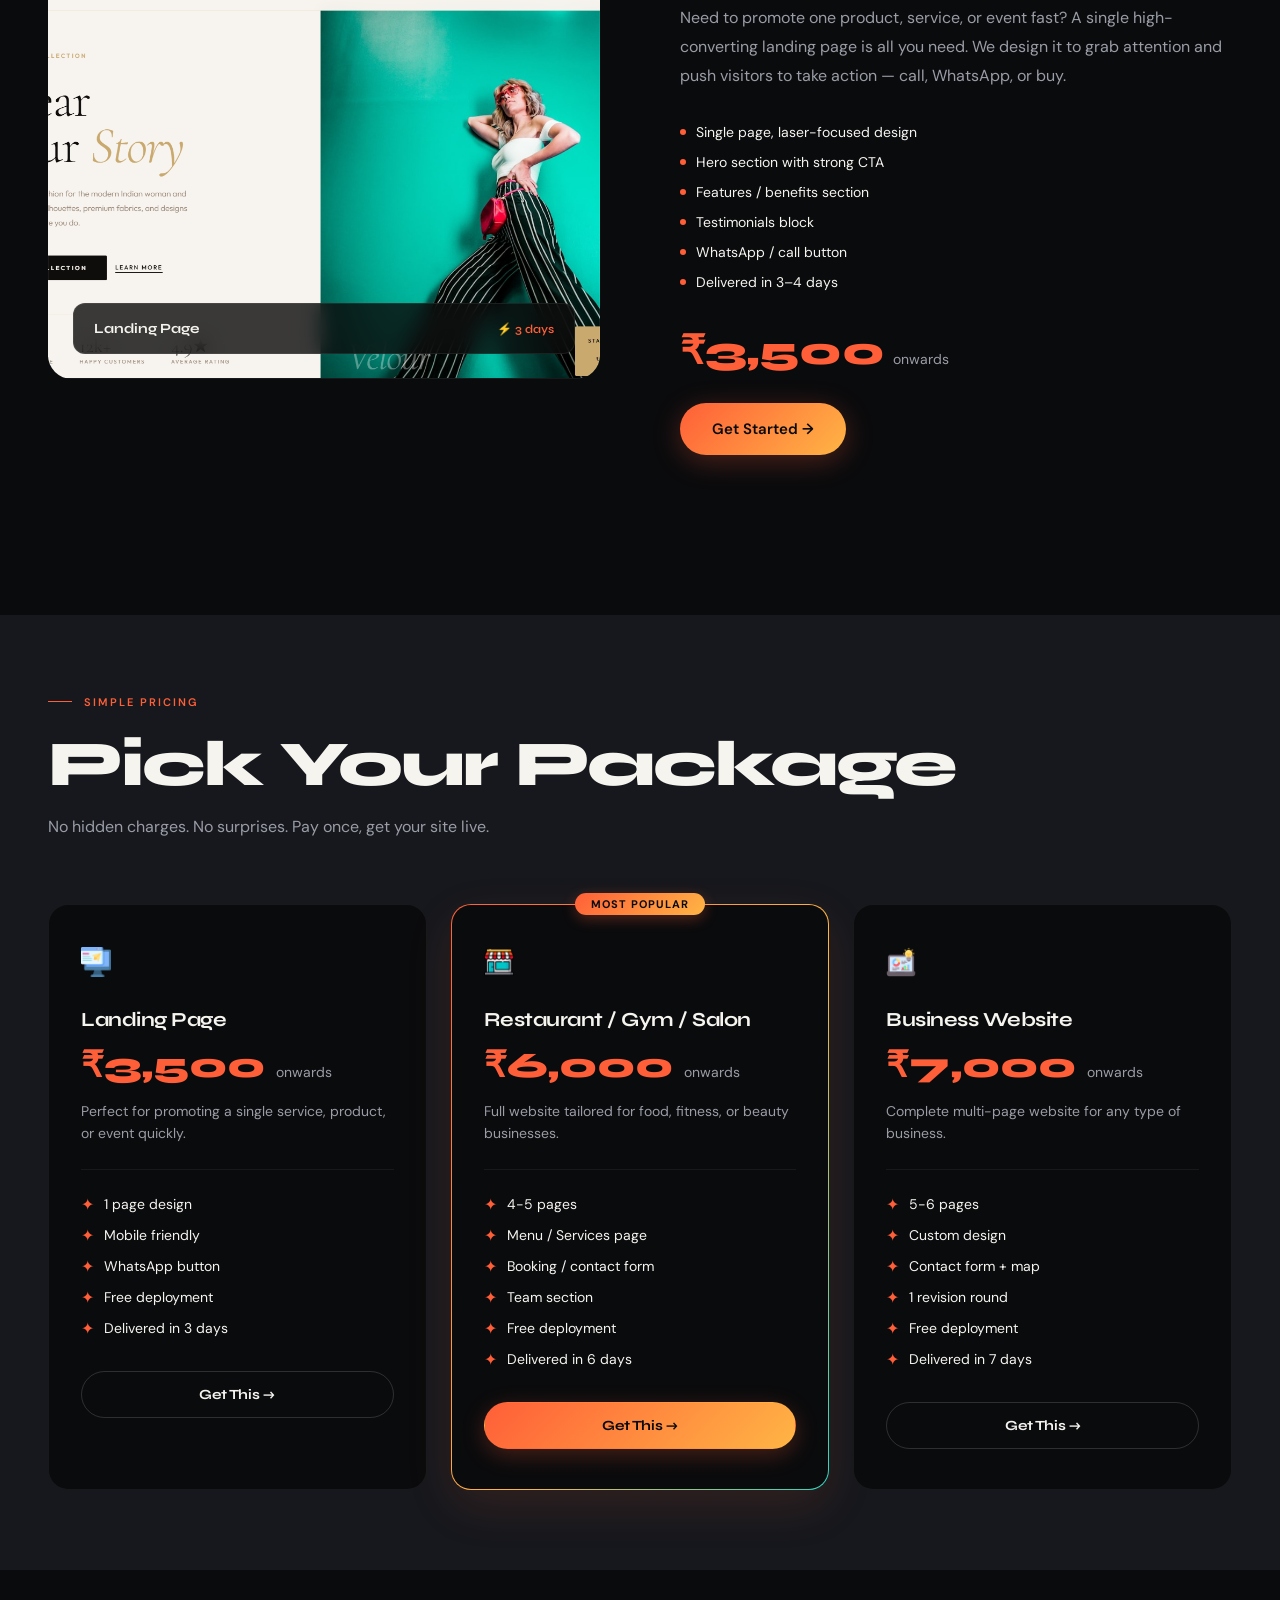
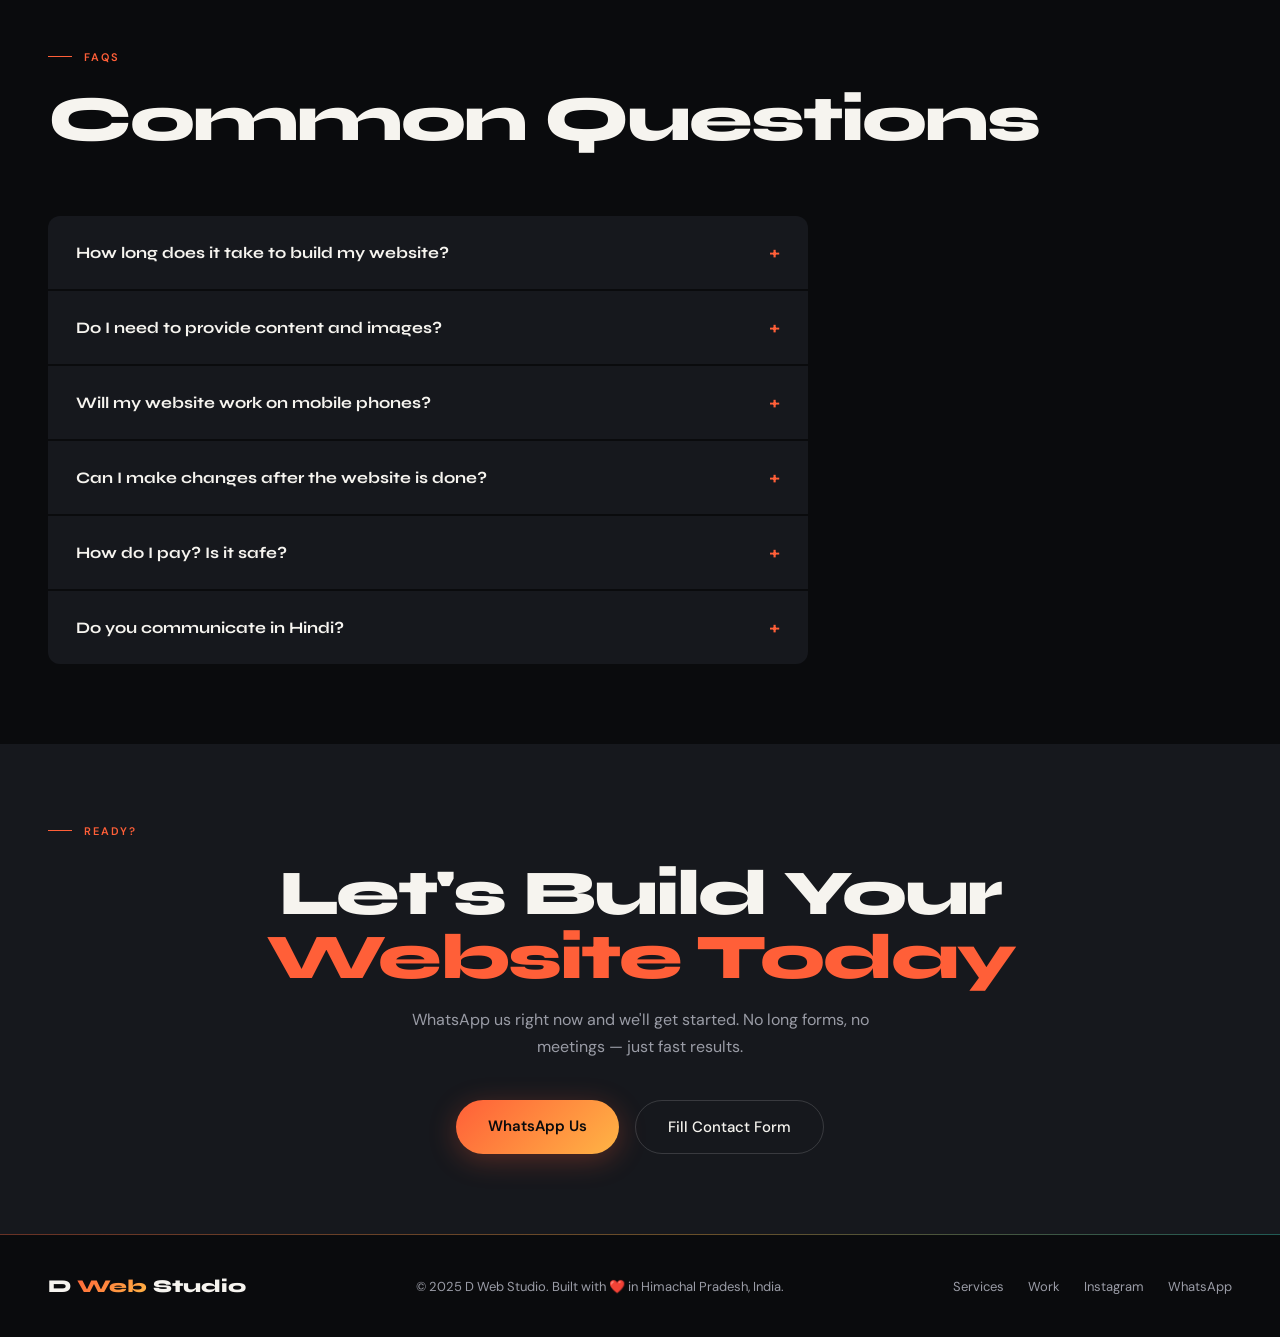
<file: services.html>
<!DOCTYPE html>
<html lang="en">
<head>
    <meta charset="UTF-8">
    <meta name="viewport" content="width=device-width, initial-scale=1.0">
    <title>Services — D Web Studio</title>
    <meta name="description" content="Explore D Web Studio's website packages — business sites, restaurant sites, gym & salon sites, and landing pages.">
    <link href="https://fonts.googleapis.com/css2?family=Syne:wght@400;600;700;800&family=DM+Sans:wght@300;400;500&display=swap" rel="stylesheet">
    <link rel="stylesheet" href="css/styles.css">
    <link rel="stylesheet" href="css/services.css">
</head>
<body>

    <div class="cursor" id="cursor"></div>
    <div class="cursor-follower" id="cursorFollower"></div>

    <nav>
        <div class="nav-logo">D<span> Web</span> Studio</div>
        <ul class="nav-links">
            <li><a href="index.html">Home</a></li>
            <li><a href="services.html">Services</a></li>
            <li><a href="portfolio.html">Work</a></li>
            <li><a href="process.html">Process</a></li>
            <li><a href="index.html#contact" class="nav-cta">Let's Talk</a></li>
        </ul>
        <button type="button" class="hamburger" aria-label="Open navigation menu" aria-expanded="false" aria-controls="mobileNavigationDrawer">
            <span></span><span></span><span></span>
        </button>
    </nav>
    <div class="mobile-menu-backdrop" aria-hidden="true"></div>
    <nav class="mobile-navigation-drawer" id="mobileNavigationDrawer" aria-label="Mobile navigation" aria-hidden="true">
        <div class="mobile-nav-header">
            <div class="nav-logo">D<span> Web</span> Studio</div>
            <button type="button" class="mobile-nav-close" aria-label="Close navigation menu"></button>
        </div>
        <ul class="mobile-nav-list">
            <li style="--i: 0;"><a href="index.html">Home</a></li>
            <li style="--i: 1;"><a href="services.html">Services</a></li>
            <li style="--i: 2;"><a href="portfolio.html">Work</a></li>
            <li style="--i: 3;"><a href="process.html">Process</a></li>
        </ul>
        <a href="index.html#contact" class="mobile-nav-cta">Let's Talk</a>
    </nav>

    <div class="page-hero">
        <div class="page-hero-bg"></div>
        <div class="breadcrumb">
            <a href="index.html">Home</a>
            <span>→</span>
            <span>Services</span>
        </div>
        <h1>
            What We<br>
            <span class="outline">Build</span> For<br>
            <span class="accent">You</span>
        </h1>
        <p>From simple landing pages to full business websites — everything your business needs to shine online.</p>
    </div>

    <div class="services-detailed">

        <div class="service-row">
            <div class="service-detail-content">
                <div class="service-detail-tag">Most Popular</div>
                <h2>Business Website</h2>
                <p>A complete multi-page website for your business. We build everything from the home page to about, services, and contact — so your customers can trust you the moment they land on your site.</p>
                <ul class="service-features">
                    <li>5-6 pages (Home, About, Services, Contact & more)</li>
                    <li>Mobile-friendly & fast loading</li>
                    <li>Contact form & Google Maps</li>
                    <li>Your branding, colors & logo</li>
                    <li>Free deployment on Netlify</li>
                    <li>1 round of revisions included</li>
                </ul>
                <div class="service-detail-price">
                    <div class="price-num">₹7,000</div>
                    <div class="price-label">onwards</div>
                </div>
                <a href="index.html#contact" class="btn-primary">Get Started →</a>
            </div>
            <div class="service-detail-visual service-detail-visual-Business">
                <div class="service-visual-label">
                    <span>Business Website</span>
                    <span class="delivery">⚡ 7 days</span>
                </div>
            </div>
        </div>

        <div class="service-row reverse">
            <div class="service-detail-content">
                <div class="service-detail-tag">Food & Dining</div>
                <h2>Restaurant Website</h2>
                <p>Make your restaurant look as good online as it tastes in real life. We design beautiful food websites with full menus, online ordering sections, and everything to bring hungry customers to your door.</p>
                <ul class="service-features">
                    <li>Full menu page with categories</li>
                    <li>Online ordering / reservation section</li>
                    <li>Gallery section for food photos</li>
                    <li>Location map & opening hours</li>
                    <li>Mobile-first design</li>
                    <li>Fast & SEO-friendly</li>
                </ul>
                <div class="service-detail-price">
                    <div class="price-num">₹6,000</div>
                    <div class="price-label">onwards</div>
                </div>
                <a href="index.html#contact" class="btn-primary">Get Started →</a>
            </div>
            <div class="service-detail-visual service-detail-visual-Restaurant">
                <div class="service-visual-label">
                    <span>Restaurant Website</span>
                    <span class="delivery">⚡ 6 days</span>
                </div>
            </div>
        </div>

        <div class="service-row">
            <div class="service-detail-content">
                <div class="service-detail-tag">Fitness & Beauty</div>
                <h2>Gym & Salon Website</h2>
                <p>Whether you run a gym, salon, spa, or beauty studio — we build websites that make clients want to walk in. Showcase your team, services, and let clients book appointments directly.</p>
                <ul class="service-features">
                    <li>Services & pricing page</li>
                    <li>Team / trainers section</li>
                    <li>Testimonials & reviews section</li>
                    <li>Booking / appointment form</li>
                    <li>Instagram gallery integration</li>
                    <li>WhatsApp chat button</li>
                </ul>
                <div class="service-detail-price">
                    <div class="price-num">₹6,000</div>
                    <div class="price-label">onwards</div>
                </div>
                <a href="index.html#contact" class="btn-primary">Get Started →</a>
            </div>
            <div class="service-detail-visual service-detail-visual-Gym">
                <div class="service-visual-label">
                    <span>Gym & Salon Site</span>
                    <span class="delivery">⚡ 6 days</span>
                </div>
            </div>
        </div>

        <div class="service-row reverse">
            <div class="service-detail-content">
                <div class="service-detail-tag">Quick Launch</div>
                <h2>Landing Page</h2>
                <p>Need to promote one product, service, or event fast? A single high-converting landing page is all you need. We design it to grab attention and push visitors to take action — call, WhatsApp, or buy.</p>
                <ul class="service-features">
                    <li>Single page, laser-focused design</li>
                    <li>Hero section with strong CTA</li>
                    <li>Features / benefits section</li>
                    <li>Testimonials block</li>
                    <li>WhatsApp / call button</li>
                    <li>Delivered in 3–4 days</li>
                </ul>
                <div class="service-detail-price">
                    <div class="price-num">₹3,500</div>
                    <div class="price-label">onwards</div>
                </div>
                <a href="index.html#contact" class="btn-primary">Get Started →</a>
            </div>
            <div class="service-detail-visual service-detail-visual-Landing">
                <div class="service-visual-label">
                    <span>Landing Page</span>
                    <span class="delivery">⚡ 3 days</span>
                </div>
            </div>
        </div>

    </div>

    <div class="pricing-section">
        <div class="section-label">Simple Pricing</div>
        <h2 class="section-title">Pick Your Package</h2>
        <p class="section-sub">No hidden charges. No surprises. Pay once, get your site live.</p>

        <div class="pricing-grid">
            <div class="pricing-card">
                <div class="pricing-icon"><img src="img/PricingGridImage/landing-page.png" alt="landing-page" width="30"></div>
                <h3>Landing Page</h3>
                <div class="price">₹3,500 <span>onwards</span></div>
                <p class="pricing-desc">Perfect for promoting a single service, product, or event quickly.</p>
                <ul class="pricing-features">
                    <li><span class="check">✦</span> 1 page design</li>
                    <li><span class="check">✦</span> Mobile friendly</li>
                    <li><span class="check">✦</span> WhatsApp button</li>
                    <li><span class="check">✦</span> Free deployment</li>
                    <li><span class="check">✦</span> Delivered in 3 days</li>
                </ul>
                <a href="index.html#contact" class="pricing-btn">Get This →</a>
            </div>

            <div class="pricing-card featured">
                <div class="featured-badge">Most Popular</div>
                <div class="pricing-icon"><img src="img/PricingGridImage/store.png" alt="shop" width="30"></div>
                <h3>Restaurant / Gym / Salon</h3>
                <div class="price">₹6,000 <span>onwards</span></div>
                <p class="pricing-desc">Full website tailored for food, fitness, or beauty businesses.</p>
                <ul class="pricing-features">
                    <li><span class="check">✦</span> 4-5 pages</li>
                    <li><span class="check">✦</span> Menu / Services page</li>
                    <li><span class="check">✦</span> Booking / contact form</li>
                    <li><span class="check">✦</span> Team section</li>
                    <li><span class="check">✦</span> Free deployment</li>
                    <li><span class="check">✦</span> Delivered in 6 days</li>
                </ul>
                <a href="index.html#contact" class="pricing-btn">Get This →</a>
            </div>

            <div class="pricing-card">
                <div class="pricing-icon"><img src="img/PricingGridImage/business-intelligence.png" alt="business-website" width="30"></div>
                <h3>Business Website</h3>
                <div class="price">₹7,000 <span>onwards</span></div>
                <p class="pricing-desc">Complete multi-page website for any type of business.</p>
                <ul class="pricing-features">
                    <li><span class="check">✦</span> 5-6 pages</li>
                    <li><span class="check">✦</span> Custom design</li>
                    <li><span class="check">✦</span> Contact form + map</li>
                    <li><span class="check">✦</span> 1 revision round</li>
                    <li><span class="check">✦</span> Free deployment</li>
                    <li><span class="check">✦</span> Delivered in 7 days</li>
                </ul>
                <a href="index.html#contact" class="pricing-btn">Get This →</a>
            </div>
        </div>
    </div>

    <div class="faq-section">
        <div class="section-label">FAQs</div>
        <h2 class="section-title">Common Questions</h2>

        <div class="faq-list">
            <div class="faq-item">
                <button class="faq-question" aria-expanded="false" aria-controls="faq-answer-1" onclick="toggleFaq(this)">
                    How long does it take to build my website?
                    <span class="faq-icon">+</span>
                </button>
                <div class="faq-answer" id="faq-answer-1">
                    Landing pages take 3–4 days. Restaurant, gym, and salon sites take about 5–6 days. Full business websites take 7 days. We always try to deliver as fast as possible without compromising quality.
                </div>
            </div>
            <div class="faq-item">
                <button class="faq-question" aria-expanded="false" aria-controls="faq-answer-2" onclick="toggleFaq(this)">
                    Do I need to provide content and images?
                    <span class="faq-icon">+</span>
                </button>
                <div class="faq-answer" id="faq-answer-2">
                    It's better if you provide your own photos and text — it makes the site more personal. But if you don't have them, we can use professional free stock images and write basic content for you.
                </div>
            </div>
            <div class="faq-item">
                <button class="faq-question" aria-expanded="false" aria-controls="faq-answer-3" onclick="toggleFaq(this)">
                    Will my website work on mobile phones?
                    <span class="faq-icon">+</span>
                </button>
                <div class="faq-answer" id="faq-answer-3">
                    Yes! Every website we build is fully mobile-responsive. It will look great on phones, tablets, and desktops. Mobile-first is our priority since most customers browse on their phones.
                </div>
            </div>
            <div class="faq-item">
                <button class="faq-question" aria-expanded="false" aria-controls="faq-answer-4" onclick="toggleFaq(this)">
                    Can I make changes after the website is done?
                    <span class="faq-icon">+</span>
                </button>
                <div class="faq-answer" id="faq-answer-4">
                    Every package includes 1 round of revisions. After that, small changes like text or image updates are available at a small extra charge. Big redesigns are quoted separately.
                </div>
            </div>
            <div class="faq-item">
                <button class="faq-question" aria-expanded="false" aria-controls="faq-answer-5" onclick="toggleFaq(this)">
                    How do I pay? Is it safe?
                    <span class="faq-icon">+</span>
                </button>
                <div class="faq-answer" id="faq-answer-5">
                    We accept UPI, Google Pay, PhonePe, and bank transfer. We take 50% advance to start and 50% when the site is ready. Simple and safe!
                </div>
            </div>
            <div class="faq-item">
                <button class="faq-question" aria-expanded="false" aria-controls="faq-answer-6" onclick="toggleFaq(this)">
                    Do you communicate in Hindi?
                    <span class="faq-icon">+</span>
                </button>
                <div class="faq-answer" id="faq-answer-6">
                    Haan bilkul! We work in both Hindi and English — whatever is comfortable for you. Just WhatsApp us and we'll take it from there.
                </div>
            </div>
        </div>
    </div>

    <div class="cta-section">
        <div class="section-label">Ready?</div>
        <h2>Let's Build Your<br><span>Website Today</span></h2>
        <p>WhatsApp us right now and we'll get started. No long forms, no meetings — just fast results.</p>
        <div class="cta-btns">
            <a href="https://wa.me/918091273525" target="_blank" class="btn-primary"> WhatsApp Us</a>
            <a href="index.html#contact" class="btn-secondary">Fill Contact Form</a>
        </div>
    </div>

    <footer>
        <div class="footer-logo">D<span> Web</span> Studio</div>
        <p>© 2025 D Web Studio. Built with ❤️ in Himachal Pradesh, India.</p>
        <div class="footer-links">
            <a href="services.html">Services</a>
            <a href="index.html#portfolio">Work</a>
            <a href="https://www.instagram.com/divywebstudio/" target="_blank">Instagram</a>
            <a href="https://wa.me/918091273525" target="_blank">WhatsApp</a>
        </div>
    </footer>

    <script src="Js/services.js"></script>
</body>
</html>
</file>
<file: css/styles.css>
*, *::before, *::after {
    margin: 0;
    padding: 0;
    box-sizing: border-box;
}

:root {
    --black: #0a0b0d;
    --white: #f6f4ef;
    --accent: #ff5f38;
    --accent-rgb: 255, 95, 56;
    --accent2: #ffb545;
    --accent2-rgb: 255, 181, 69;
    --accent3: #2fd6c0;
    --accent3-rgb: 47, 214, 192;
    --gray: #16181d;
    --gray2: #1e2128;
    --muted: #9a9ca6;
    --gradient-warm: linear-gradient(135deg, var(--accent) 0%, var(--accent2) 100%);
    --gradient-full: linear-gradient(120deg, var(--accent) 0%, var(--accent2) 55%, var(--accent3) 100%);
}

html {
    scroll-behavior: smooth;
    overflow-x: hidden;
    overflow-x: clip;
    width: 100%;
}

body {
    background:
        radial-gradient(ellipse 60% 50% at 12% 0%, rgba(var(--accent-rgb), 0.07) 0%, transparent 60%),
        radial-gradient(ellipse 50% 40% at 100% 15%, rgba(var(--accent3-rgb), 0.05) 0%, transparent 60%),
        var(--black);
    background-attachment: fixed;
    color: var(--white);
    font-family: 'DM Sans', sans-serif;
    overflow-x: hidden;
    overflow-x: clip;
    width: 100%;
}

img, svg {
    max-width: 100%;
    height: auto;
}

h1, h2, h3, h4, h5, h6, p, a, span, li, label, div {
    overflow-wrap: break-word;
    word-wrap: break-word;
}

body::before {
    content: '';
    position: fixed;
    inset: 0;
    background-image: url("data:image/svg+xml,%3Csvg viewBox='0 0 256 256' xmlns='http://www.w3.org/2000/svg'%3E%3Cfilter id='noise'%3E%3CfeTurbulence type='fractalNoise' baseFrequency='0.9' numOctaves='4' stitchTiles='stitch'/%3E%3C/filter%3E%3Crect width='100%25' height='100%25' filter='url(%23noise)' opacity='0.04'/%3E%3C/svg%3E");
    pointer-events: none;
    z-index: 9997;
    opacity: 0.3;
}

nav {
    position: fixed;
    top: 0;
    left: 0;
    right: 0;
    width: 100%;
    max-width: 100vw;
    z-index: 100;
    padding: 22px 48px;
    display: flex;
    justify-content: space-between;
    align-items: center;
    background: linear-gradient(to bottom, rgba(10,11,13,0.92) 0%, rgba(10,11,13,0.7) 60%, transparent 100%);
    backdrop-filter: blur(14px);
    -webkit-backdrop-filter: blur(14px);
    border-bottom: 1px solid rgba(255,255,255,0.04);
    transition: background 0.3s ease, border-color 0.3s ease;
}

.nav-logo {
    font-family: 'Syne', sans-serif;
    font-weight: 800;
    font-size: 20px;
    letter-spacing: -0.5px;
}

.nav-logo span {
    background: var(--gradient-warm);
    -webkit-background-clip: text;
    background-clip: text;
    -webkit-text-fill-color: transparent;
}

.nav-links {
    display: flex;
    gap: 40px;
    list-style: none;
}

.nav-links li {
    position: relative;
}

.nav-links a {
    color: var(--muted);
    text-decoration: none;
    font-size: 14px;
    font-weight: 500;
    transition: color 0.25s cubic-bezier(0.4, 0, 0.2, 1);
    letter-spacing: 0.3px;
    position: relative;
}

.nav-links li:not(:last-child) a::after {
    content: '';
    position: absolute;
    left: 0;
    bottom: -6px;
    width: 0;
    height: 2px;
    border-radius: 2px;
    background: var(--gradient-warm);
    transition: width 0.3s cubic-bezier(0.16, 1, 0.3, 1);
}

.nav-links li:not(:last-child) a:hover::after {
    width: 100%;
}

.nav-links a:hover {
    color: var(--white);
}

.nav-cta {
    background: var(--gradient-warm);
    color: var(--black) !important;
    padding: 10px 22px;
    border-radius: 100px;
    font-weight: 600 !important;
    box-shadow: 0 4px 18px rgba(var(--accent-rgb), 0.25);
    transition: transform 0.25s cubic-bezier(0.4, 0, 0.2, 1), box-shadow 0.25s cubic-bezier(0.4, 0, 0.2, 1) !important;
}

.nav-cta:hover {
    transform: translateY(-2px) scale(1.03);
    box-shadow: 0 8px 26px rgba(var(--accent-rgb), 0.4);
}

.nav-cta:active {
    transform: translateY(0) scale(0.98);
}

.hero {
    min-height: 100vh;
    display: flex;
    flex-direction: column;
    justify-content: center;
    padding: 120px 48px 80px;
    position: relative;
    overflow: hidden;
}

.hero-bg {
    position: absolute;
    inset: 0;
    background:
        radial-gradient(ellipse 80% 60% at 62% 45%, rgba(var(--accent-rgb), 0.10) 0%, transparent 70%),
        radial-gradient(ellipse 40% 40% at 85% 15%, rgba(var(--accent2-rgb), 0.07) 0%, transparent 60%),
        radial-gradient(ellipse 45% 45% at 8% 85%, rgba(var(--accent3-rgb), 0.06) 0%, transparent 65%);
}

.hero-tag {
    display: inline-flex;
    align-items: center;
    gap: 8px;
    background: rgba(var(--accent-rgb),0.1);
    border: 1px solid rgba(var(--accent-rgb),0.2);
    color: var(--accent);
    font-size: 12px;
    font-weight: 500;
    letter-spacing: 1.5px;
    text-transform: uppercase;
    padding: 8px 16px;
    border-radius: 100px;
    width: fit-content;
    margin-bottom: 32px;
    animation: fadeUp 0.8s ease both;
}

.hero-tag::before {
    content: '';
    width: 6px;
    height: 6px;
    background: var(--accent);
    border-radius: 50%;
    animation: pulse 2s infinite;
}

@keyframes pulse {
    0%, 100% {
        opacity: 1;
        transform: scale(1);
    }
    50% {
        opacity: 0.5;
        transform: scale(0.8);
    }
}

.hero h1 {
    font-family: 'Syne', sans-serif;
    font-size: clamp(52px, 8vw, 110px);
    font-weight: 800;
    line-height: 0.95;
    letter-spacing: -3px;
    margin-bottom: 32px;
    animation: fadeUp 0.8s ease 0.1s both;
}

.hero h1 .outline {
    -webkit-text-stroke: 2px var(--white);
    color: transparent;
}

.hero h1 .accent {
    color: var(--accent);
}

.hero-sub {
    font-size: 18px;
    color: var(--muted);
    max-width: 500px;
    line-height: 1.7;
    margin-bottom: 48px;
    animation: fadeUp 0.8s ease 0.2s both;
}

.hero-btns {
    display: flex;
    gap: 16px;
    flex-wrap: wrap;
    animation: fadeUp 0.8s ease 0.3s both;
}

.btn-primary {
    background: var(--gradient-warm);
    color: var(--black);
    padding: 16px 32px;
    border-radius: 100px;
    font-weight: 600;
    font-size: 15px;
    text-decoration: none;
    display: inline-block;
    transition: transform 0.3s cubic-bezier(0.16, 1, 0.3, 1), box-shadow 0.3s cubic-bezier(0.16, 1, 0.3, 1);
    box-shadow: 0 6px 28px rgba(var(--accent-rgb), 0.28);
}

.btn-primary:hover {
    transform: translateY(-2px);
    box-shadow: 0 10px 40px rgba(var(--accent-rgb), 0.4);
}

.btn-primary:active {
    transform: translateY(0) scale(0.98);
    box-shadow: 0 4px 18px rgba(var(--accent-rgb), 0.3);
}

.btn-secondary {
    border: 1px solid rgba(255,255,255,0.15);
    color: var(--white);
    padding: 16px 32px;
    border-radius: 100px;
    font-weight: 500;
    font-size: 15px;
    text-decoration: none;
    display: inline-block;
    transition: border-color 0.3s cubic-bezier(0.4, 0, 0.2, 1), background 0.3s cubic-bezier(0.4, 0, 0.2, 1), transform 0.3s cubic-bezier(0.16, 1, 0.3, 1);
}

.btn-secondary:hover {
    border-color: rgba(var(--accent3-rgb), 0.5);
    background: rgba(var(--accent3-rgb), 0.06);
    transform: translateY(-2px);
}

.btn-secondary:active {
    transform: translateY(0) scale(0.98);
}

.hero-stats {
    position: absolute;
    right: 48px;
    bottom: 80px;
    display: flex;
    flex-direction: column;
    gap: 32px;
    animation: fadeUp 0.8s ease 0.4s both;
}

.stat {
    text-align: right;
}

.stat-num {
    font-family: 'Syne', sans-serif;
    font-size: 36px;
    font-weight: 800;
    color: var(--white);
}

.stat-num span {
    color: var(--accent);
}

.stat-label {
    font-size: 12px;
    color: var(--muted);
    letter-spacing: 0.5px;
}

.scroll-line {
    position: absolute;
    bottom: 40px;
    left: 48px;
    display: flex;
    align-items: center;
    gap: 12px;
    color: var(--muted);
    font-size: 12px;
    letter-spacing: 1px;
    text-transform: uppercase;
    animation: fadeUp 0.8s ease 0.5s both;
}

.scroll-line::before {
    content: '';
    width: 40px;
    height: 1px;
    background: var(--muted);
    animation: expandLine 1s ease 1s both;
}

@keyframes expandLine {
    from {
        width: 0;
    }
    to {
        width: 40px;
    }
}

@keyframes fadeUp {
    from {
        opacity: 0;
        transform: translateY(30px);
    }
    to {
        opacity: 1;
        transform: translateY(0);
    }
}

.marquee-section {
    border-top: 1px solid rgba(255,255,255,0.06);
    border-bottom: 1px solid rgba(255,255,255,0.06);
    padding: 20px 0;
    overflow: hidden;
    background: rgba(var(--accent-rgb),0.03);
}

.marquee-track {
    display: flex;
    gap: 60px;
    white-space: nowrap;
    animation: marquee 20s linear infinite;
}

.marquee-item {
    display: flex;
    align-items: center;
    gap: 20px;
    font-family: 'Syne', sans-serif;
    font-size: 13px;
    font-weight: 600;
    letter-spacing: 2px;
    text-transform: uppercase;
    color: var(--muted);
    flex-shrink: 0;
}

.marquee-item span {
    color: var(--accent);
    font-size: 18px;
}

@keyframes marquee {
    from {
        transform: translateX(0);
    }
    to {
        transform: translateX(-50%);
    }
}

section {
    padding: 100px 48px;
}

.section-label {
    display: flex;
    align-items: center;
    gap: 12px;
    font-size: 11px;
    font-weight: 600;
    letter-spacing: 2px;
    text-transform: uppercase;
    color: var(--accent);
    margin-bottom: 24px;
}

.section-label::before {
    content: '';
    width: 24px;
    height: 1px;
    background: var(--accent);
}

.section-title {
    font-family: 'Syne', sans-serif;
    font-size: clamp(36px, 5vw, 64px);
    font-weight: 800;
    letter-spacing: -2px;
    line-height: 1;
    margin-bottom: 16px;
}

.section-sub {
    color: var(--muted);
    font-size: 16px;
    max-width: 500px;
    line-height: 1.7;
    margin-bottom: 64px;
}

.services {
    background: var(--gray);
}

.services-grid {
    display: grid;
    grid-template-columns: repeat(auto-fit, minmax(280px, 1fr));
    gap: 2px;
}

.services-grid > *,
.portfolio-grid > *,
.process-steps > *,
.why-grid > *,
.contact-wrapper > * {
    min-width: 0;
}

.service-card {
    background: var(--black);
    padding: 48px 40px;
    position: relative;
    overflow: hidden;
    transition: background 0.35s cubic-bezier(0.4, 0, 0.2, 1), transform 0.35s cubic-bezier(0.16, 1, 0.3, 1);
}

.service-card:hover {
    background: #131519;
    transform: translateY(-4px);
}

.service-card::after {
    content: '';
    position: absolute;
    bottom: 0;
    left: 0;
    width: 0;
    height: 2px;
    background: var(--gradient-warm);
    transition: width 0.45s cubic-bezier(0.16, 1, 0.3, 1);
}

.service-card:hover::after {
    width: 100%;
}

.service-icon {
    width: 56px;
    height: 56px;
    display: flex;
    align-items: center;
    justify-content: center;
    border-radius: 14px;
    background: rgba(var(--accent-rgb), 0.08);
    border: 1px solid rgba(var(--accent-rgb), 0.15);
    margin-bottom: 24px;
    transition: transform 0.35s cubic-bezier(0.16, 1, 0.3, 1), background 0.35s ease;
}

.service-card:hover .service-icon {
    transform: scale(1.06);
    background: rgba(var(--accent-rgb), 0.14);
}

.service-card h3 {
    font-family: 'Syne', sans-serif;
    font-size: 22px;
    font-weight: 700;
    margin-bottom: 12px;
    letter-spacing: -0.5px;
}

.service-card p {
    color: var(--muted);
    font-size: 14px;
    line-height: 1.7;
    margin-bottom: 24px;
}

.service-price {
    font-family: 'Syne', sans-serif;
    font-size: 28px;
    font-weight: 800;
    color: var(--accent);
}

.service-price span {
    font-size: 14px;
    color: var(--muted);
    font-family: 'DM Sans', sans-serif;
    font-weight: 400;
}

.portfolio-grid {
    display: grid;
    grid-template-columns: repeat(auto-fit, minmax(340px, 1fr));
    gap: 24px;
}

.project-card {
    border: 1px solid rgba(255,255,255,0.06);
    border-radius: 16px;
    overflow: hidden;
    transition: transform 0.35s cubic-bezier(0.16, 1, 0.3, 1), border-color 0.35s cubic-bezier(0.4, 0, 0.2, 1), box-shadow 0.35s cubic-bezier(0.16, 1, 0.3, 1);
    background: var(--gray);
    will-change: transform;
    box-shadow: 0 0 0 rgba(0,0,0,0);
}

.project-card:hover {
    transform: translateY(-6px);
    border-color: rgba(var(--accent-rgb),0.3);
    box-shadow: 0 16px 40px rgba(0,0,0,0.35), 0 0 24px rgba(var(--accent-rgb),0.08);
}

.project-img {
    width: 100%;
    height: 220px;
    object-fit: cover;
    display: block;
    background: #222;
}

.project-preview {
    width: 100%;
    height: 220px;
    display: flex;
    align-items: center;
    justify-content: center;
    font-size: 48px;
    position: relative;
    overflow: hidden;
    background-size: cover !important;
    transition: background-size 0.6s cubic-bezier(0.16, 1, 0.3, 1);
}

.project-card:hover .project-preview {
    background-size: 108% !important;
}

.project-preview-salon {
    background: url('../img/ProjectImage/HairBeautyImg.jpg') center/cover no-repeat;
}
.project-preview-restaurant {
    background: url('../img/ProjectImage/restaurantImg.jpg') center/cover no-repeat;
}

.project-preview-gym {
    background: url('../img/ProjectImage/GymSalonImg.jpg') center/cover no-repeat;
}

.project-preview-fashion {
    background: url('../img/ProjectImage/LadingPageImage.png') center/cover no-repeat;
}


.project-preview-text {
    position: absolute;
    bottom: 16px;
    left: 16px;
    font-family: 'Syne', sans-serif;
    font-size: 11px;
    font-weight: 700;
    letter-spacing: 2px;
    text-transform: uppercase;
    color: rgba(255,255,255,0.3);
}

.text-black-color {
    color: rgba(0, 0, 0, 0.404);
}

.project-info {
    padding: 28px;
}

.project-tag {
    display: inline-block;
    background: rgba(var(--accent-rgb),0.1);
    color: var(--accent);
    font-size: 11px;
    font-weight: 600;
    letter-spacing: 1px;
    text-transform: uppercase;
    padding: 4px 12px;
    border-radius: 100px;
    margin-bottom: 12px;
}

.project-info h3 {
    font-family: 'Syne', sans-serif;
    font-size: 22px;
    font-weight: 700;
    letter-spacing: -0.5px;
    margin-bottom: 8px;
}

.project-info p {
    color: var(--muted);
    font-size: 14px;
    line-height: 1.6;
    margin-bottom: 20px;
}

.project-link {
    display: inline-flex;
    align-items: center;
    gap: 8px;
    color: var(--accent);
    text-decoration: none;
    font-size: 14px;
    font-weight: 600;
}

.project-link::after {
    content: '→';
    display: inline-block;
    transition: transform 0.25s cubic-bezier(0.4, 0, 0.2, 1);
}

.project-link:hover::after {
    transform: translateX(4px);
}

.process {
    background: var(--gray);
}

.process-steps {
    display: grid;
    grid-template-columns: repeat(auto-fit, minmax(220px, 1fr));
    gap: 2px;
    margin-top: 64px;
    width: 100%;
    max-width: 100%;
}

.step {
    padding: 40px 32px;
    background: var(--black);
    position: relative;
    width: 100%;
    max-width: 100%;
    transition: background 0.35s cubic-bezier(0.4, 0, 0.2, 1);
}

.step:hover {
    background: #131519;
}

.step:hover .step-num {
    color: rgba(var(--accent-rgb), 0.22);
}

.step-num {
    font-family: 'Syne', sans-serif;
    font-size: 64px;
    font-weight: 800;
    color: rgba(var(--accent-rgb),0.1);
    line-height: 1;
    margin-bottom: 16px;
    transition: color 0.35s ease;
}

.step h3 {
    font-family: 'Syne', sans-serif;
    font-size: 18px;
    font-weight: 700;
    margin-bottom: 12px;
}

.step p {
    color: var(--muted);
    font-size: 14px;
    line-height: 1.7;
}

.why-grid {
    display: grid;
    grid-template-columns: 1fr 1fr;
    gap: 80px;
    align-items: center;
}

.why-list {
    list-style: none;
    display: flex;
    flex-direction: column;
    gap: 20px;
}

.why-item {
    display: flex;
    align-items: flex-start;
    gap: 16px;
    padding: 20px;
    border: 1px solid rgba(255,255,255,0.05);
    border-radius: 12px;
    transition: border-color 0.3s cubic-bezier(0.4, 0, 0.2, 1), background 0.3s cubic-bezier(0.4, 0, 0.2, 1), transform 0.3s cubic-bezier(0.4, 0, 0.2, 1);
}

.why-item:hover {
    transform: translateX(4px);
}

.why-item:hover {
    border-color: rgba(var(--accent-rgb),0.2);
    background: rgba(var(--accent-rgb),0.03);
}

.why-icon {
    width: 48px;
    height: 48px;
    display: flex;
    align-items: center;
    justify-content: center;
    border-radius: 12px;
    background: rgba(var(--accent3-rgb), 0.08);
    border: 1px solid rgba(var(--accent3-rgb), 0.18);
    flex-shrink: 0;
}

.why-item h4 {
    font-family: 'Syne', sans-serif;
    font-size: 16px;
    font-weight: 700;
    margin-bottom: 4px;
}

.why-item p {
    color: var(--muted);
    font-size: 14px;
    line-height: 1.6;
}

.why-visual {
    background: linear-gradient(160deg, var(--gray2) 0%, var(--gray) 100%);
    border-radius: 24px;
    padding: 48px;
    text-align: center;
    border: 1px solid rgba(255,255,255,0.06);
    box-shadow: 0 20px 60px rgba(0,0,0,0.3);
}

.big-num {
    font-family: 'Syne', sans-serif;
    font-size: 100px;
    font-weight: 800;
    line-height: 1;
    background: var(--gradient-full);
    -webkit-background-clip: text;
    -webkit-text-fill-color: transparent;
    background-clip: text;
}

.big-num-label {
    font-size: 16px;
    color: var(--muted);
    margin-top: 8px;
    line-height: 1.5;
}

.contact {
    background: var(--gray);
}

.contact-wrapper {
    display: grid;
    grid-template-columns: 1fr 1fr;
    gap: 80px;
    align-items: start;
}

.contact-info h2 {
    font-family: 'Syne', sans-serif;
    font-size: clamp(32px, 4vw, 52px);
    font-weight: 800;
    letter-spacing: -2px;
    line-height: 1.1;
    margin-bottom: 24px;
}

.contact-info p {
    color: var(--muted);
    font-size: 16px;
    line-height: 1.7;
    margin-bottom: 40px;
}

.contact-links {
    display: flex;
    flex-direction: column;
    gap: 16px;
}

.contact-link-item {
    display: flex;
    align-items: center;
    gap: 16px;
    padding: 16px 20px;
    background: var(--black);
    border-radius: 12px;
    text-decoration: none;
    color: var(--white);
    transition: transform 0.3s cubic-bezier(0.16, 1, 0.3, 1), border-color 0.3s cubic-bezier(0.4, 0, 0.2, 1), background 0.3s ease;
    border: 1px solid rgba(255,255,255,0.05);
    min-width: 0;
}

.contact-link-item:hover {
    border-color: rgba(var(--accent-rgb), 0.25);
    background: #131519;
}

.contact-link-item > div {
    min-width: 0;
}

.contact-link-val {
    overflow-wrap: break-word;
}

.contact-link-item:hover {
    transform: translateX(4px);
}

.contact-link-icon {
    font-size: 20px;
}

.contact-link-text {
    font-size: 14px;
    color: var(--muted);
}

.contact-link-val {
    font-size: 15px;
    font-weight: 500;
}

.contact-form-wrap {
    display: flex;
    flex-direction: column;
    gap: 16px;
}

.form-group {
    display: flex;
    flex-direction: column;
    gap: 8px;
}

.form-group label {
    font-size: 12px;
    font-weight: 600;
    letter-spacing: 1px;
    text-transform: uppercase;
    color: var(--muted);
}

.form-group input,
.form-group textarea,
.form-group select {
    background: var(--black);
    border: 1px solid rgba(255,255,255,0.08);
    color: var(--white);
    padding: 14px 18px;
    border-radius: 10px;
    font-family: 'DM Sans', sans-serif;
    font-size: 15px;
    transition: border-color 0.25s cubic-bezier(0.4, 0, 0.2, 1), box-shadow 0.25s cubic-bezier(0.4, 0, 0.2, 1);
    outline: none;
    width: 100%;
    max-width: 100%;
}

.form-group input:focus,
.form-group textarea:focus,
.form-group select:focus {
    box-shadow: 0 0 0 3px rgba(var(--accent-rgb),0.15);
}

.form-group input:focus,
.form-group textarea:focus,
.form-group select:focus {
    border-color: var(--accent);
}

.form-group textarea {
    resize: vertical;
    min-height: 120px;
}

.form-group select option {
    background: var(--black);
}

.form-submit {
    background: var(--gradient-warm);
    color: var(--black);
    border: none;
    padding: 16px 32px;
    border-radius: 100px;
    font-family: 'Syne', sans-serif;
    font-size: 15px;
    font-weight: 700;
    cursor: pointer;
    transition: transform 0.3s cubic-bezier(0.16, 1, 0.3, 1), box-shadow 0.3s cubic-bezier(0.16, 1, 0.3, 1);
    box-shadow: 0 6px 28px rgba(var(--accent-rgb), 0.28);
    width: 100%;
    margin-top: 8px;
}

.form-submit:hover {
    transform: translateY(-2px);
    box-shadow: 0 8px 40px rgba(var(--accent-rgb),0.4);
}

footer {
    padding: 40px 48px;
    position: relative;
    border-top: 1px solid rgba(255,255,255,0.06);
    display: flex;
    justify-content: space-between;
    align-items: center;
    flex-wrap: wrap;
    gap: 16px;
}

footer::before {
    content: '';
    position: absolute;
    top: -1px;
    left: 0;
    right: 0;
    height: 1px;
    background: var(--gradient-full);
    opacity: 0.35;
}

.footer-logo {
    font-family: 'Syne', sans-serif;
    font-size: 18px;
    font-weight: 800;
}

.footer-logo span {
    background: var(--gradient-warm);
    -webkit-background-clip: text;
    background-clip: text;
    -webkit-text-fill-color: transparent;
}

footer p {
    color: var(--muted);
    font-size: 13px;
}

.footer-links {
    display: flex;
    gap: 24px;
}

.footer-links a {
    color: var(--muted);
    text-decoration: none;
    font-size: 13px;
    transition: color 0.25s cubic-bezier(0.4, 0, 0.2, 1);
}

.footer-links a:hover {
    color: var(--white);
}

.hamburger {
    display: none;
    flex-direction: column;
    justify-content: center;
    align-items: center;
    gap: 5px;
    width: 42px;
    height: 42px;
    border: 1px solid rgba(255,255,255,0.08);
    border-radius: 10px;
    background: rgba(255,255,255,0.02);
    cursor: pointer;
    padding: 0;
    appearance: none;
    -webkit-appearance: none;
}

.hamburger span {
    width: 22px;
    height: 2px;
    background: var(--white);
    border-radius: 10px;
    display: block;
    transition: transform 0.35s cubic-bezier(0.22, 1, 0.36, 1), opacity 0.25s ease;
}

.hamburger.active span:nth-child(1) {
    transform: translateY(7px) rotate(45deg);
}

.hamburger.active span:nth-child(2) {
    opacity: 0;
}

.hamburger.active span:nth-child(3) {
    transform: translateY(-7px) rotate(-45deg);
}

.mobile-menu-backdrop {
    position: fixed;
    inset: 0;
    background: rgba(0, 0, 0, 0.55);
    backdrop-filter: blur(6px);
    -webkit-backdrop-filter: blur(6px);
    opacity: 0;
    visibility: hidden;
    pointer-events: none;
    transition: opacity 0.35s cubic-bezier(0.22, 1, 0.36, 1), visibility 0.35s cubic-bezier(0.22, 1, 0.36, 1);
    z-index: 9998;
}

.mobile-menu-backdrop.is-open {
    opacity: 1;
    visibility: visible;
    pointer-events: auto;
}

.mobile-navigation-drawer {
    position: fixed;
    top: 0;
    left: auto;
    --drawer-w: min(82vw, 320px);
    width: var(--drawer-w);
    /* Closed state uses a plain offset (right), NOT a transform.
       A transform on a fixed element can still get painted/measured
       outside the viewport by some mobile browsers (notably iOS Safari),
       which is what exposes this drawer when the page is pinch-zoomed
       out even though overflow-x:hidden is set on html/body. Using
       `right` instead keeps the box fully outside the viewport without
       relying on a transformed compositing layer. */
    right: calc(-1 * var(--drawer-w) - 40px);
    height: 100dvh;
    background: rgba(10, 10, 10, 0.98);
    border-left: 1px solid rgba(255,255,255,0.08);
    box-shadow: -18px 0 40px rgba(0,0,0,0.45);
    display: flex;
    flex-direction: column;
    /* Override the generic `nav { align-items: center }` rule (this
       element is a <nav>) so the menu items sit left-aligned like a
       normal drawer instead of centered. */
    align-items: stretch;
    padding: 20px 20px 28px;
    transition: right 0.4s cubic-bezier(0.22, 1, 0.36, 1);
    z-index: 9999;
    opacity: 1;
    visibility: hidden;
    pointer-events: none;
    filter: none !important;
    backdrop-filter: none !important;
    -webkit-backdrop-filter: none !important;
}

.mobile-navigation-drawer.is-open {
    right: 0;
    visibility: visible;
    pointer-events: auto;
}

.mobile-navigation-drawer,
.mobile-navigation-drawer * {
    filter: none !important;
    backdrop-filter: none !important;
    -webkit-backdrop-filter: none !important;
    will-change: auto;
    mix-blend-mode: normal;
}

.mobile-nav-header {
    display: flex;
    align-items: center;
    justify-content: space-between;
    margin-bottom: 36px;
}

.mobile-nav-close {
    display: flex;
    align-items: center;
    justify-content: center;
    width: 38px;
    height: 38px;
    border-radius: 10px;
    border: 1px solid rgba(255,255,255,0.08);
    background: rgba(255,255,255,0.02);
    cursor: pointer;
    position: relative;
}

.mobile-nav-close::before,
.mobile-nav-close::after {
    content: '';
    position: absolute;
    width: 16px;
    height: 2px;
    background: var(--white);
    border-radius: 10px;
}

.mobile-nav-close::before {
    transform: rotate(45deg);
}

.mobile-nav-close::after {
    transform: rotate(-45deg);
}

.mobile-nav-list {
    list-style: none;
    display: flex;
    flex-direction: column;
    gap: 8px;
    margin-top: 12px;
}

.mobile-nav-list li {
    width: 100%;
    opacity: 0;
    transform: translateX(18px);
    transition: opacity 0.3s ease, transform 0.35s cubic-bezier(0.22, 1, 0.36, 1);
}

.mobile-navigation-drawer.is-open .mobile-nav-list li {
    opacity: 1;
    transform: translateX(0);
    transition-delay: calc(var(--i, 0) * 0.06s);
}

.mobile-nav-list a {
    display: flex;
    align-items: center;
    width: 100%;
    padding: 12px 0;
    color: var(--white);
    text-decoration: none;
    font-size: 17px;
    font-weight: 500;
    border-bottom: 1px solid rgba(255,255,255,0.05);
}

.mobile-nav-cta {
    display: inline-flex;
    align-items: center;
    justify-content: center;
    width: 100%;
    margin-top: auto;
    padding: 14px 18px;
    border-radius: 999px;
    text-decoration: none;
    background: var(--gradient-warm);
    color: var(--black);
    box-shadow: 0 6px 22px rgba(var(--accent-rgb), 0.25);
    font-weight: 700;
}

body.menu-open {
    overflow: hidden;
}

@keyframes navMenuIn {
    from {
        opacity: 0;
        transform: translateY(-8px);
    }
    to {
        opacity: 1;
        transform: translateY(0);
    }
}

@media (max-width: 900px) {
    nav {
        padding: 20px 24px;
    }
    nav > .nav-logo {
        font-size: 18px;
        min-width: 0;
        max-width: calc(100% - 66px);
        white-space: nowrap;
    }
    .nav-links {
        display: none;
    }
    .hamburger {
        display: flex;
        flex: 0 0 42px;
        position: relative;
        z-index: 130;
    }
    .hero {
        padding: 100px 24px 80px;
    }
    .hero-stats {
        display: none;
    }
    .scroll-line {
        display: none;
    }
    section {
        padding: 70px 24px;
    }
    .why-grid {
        grid-template-columns: 1fr;
        gap: 48px;
    }
    .contact-wrapper {
        grid-template-columns: 1fr;
        gap: 48px;
    }
    footer {
        flex-direction: column;
        text-align: center;
        padding: 32px 24px;
    }
}

@media (max-width: 600px) {
    .hero h1 {
        letter-spacing: -2px;
        font-size: clamp(35px, 10vw, 40px);
        line-height: 0.95;
        overflow-wrap: normal;
        word-break: normal;
        hyphens: none;
    }
    .hero h1 .outline,
    .hero h1 .accent {
        white-space: nowrap;
        display: inline-block;
        overflow-wrap: normal;
        word-break: normal;
    }
    .section-title {
        letter-spacing: -1px;
    }
    .portfolio-grid {
        grid-template-columns: 1fr;
    }
    .services-grid {
        grid-template-columns: 1fr;
    }
    .process-steps {
        grid-template-columns: 1fr;
        width: 100%;
        max-width: 100%;
        min-width: 0;
    }
    .step {
        width: 100%;
        max-width: 100%;
        min-width: 0;
    }
    .why-visual {
        padding: 24px 16px 18px;
        width: 100%;
        max-width: 100%;
        border-radius: 18px;
        display: flex;
        flex-direction: column;
        align-items: center;
        justify-content: center;
        gap: 10px;
    }
    .big-num {
        font-size: clamp(40px, 14vw, 64px);
        line-height: 0.95;
        letter-spacing: -1px;
        /* No forced nowrap: if a fallback font (or a device with different
           font metrics) renders this wider than expected, it wraps onto
           a second line instead of spilling outside the rounded box. */
        overflow-wrap: break-word;
        word-break: keep-all;
        max-width: 100%;
    }
    .big-num-label {
        font-size: 13px;
        line-height: 1.5;
        margin-top: 0;
        max-width: 18ch;
        margin-left: auto;
        margin-right: auto;
    }
}

@media (max-width: 360px) {
    .hero h1 {
        font-size: 35px;
    }
}

/* Respect the visitor's OS-level reduced-motion preference */
@media (prefers-reduced-motion: reduce) {
    *, *::before, *::after {
        animation-duration: 0.01ms !important;
        animation-iteration-count: 1 !important;
        transition-duration: 0.01ms !important;
        scroll-behavior: auto !important;
    }
}
</file>
<file: css/portfolio.css>
.page-hero {
    min-height: 50vh;
    display: flex;
    flex-direction: column;
    justify-content: center;
    padding: 140px 48px 80px;
    position: relative;
    overflow: hidden;
}

.page-hero-bg {
    position: absolute;
    inset: 0;
    background:
        radial-gradient(ellipse 70% 55% at 60% 40%, rgba(var(--accent-rgb),0.08) 0%, transparent 70%),
        radial-gradient(ellipse 40% 40% at 10% 20%, rgba(var(--accent3-rgb),0.06) 0%, transparent 60%);
}

.breadcrumb {
    display: flex;
    align-items: center;
    gap: 8px;
    font-size: 13px;
    color: var(--muted);
    margin-bottom: 24px;
    animation: fadeUp 0.6s ease both;
}

.breadcrumb a {
    color: var(--muted);
    text-decoration: none;
    transition: color 0.2s;
}

.breadcrumb a:hover {
    color: var(--accent);
}
        
.breadcrumb span {
    color: var(--accent);
}

.page-hero h1 {
    font-family: 'Syne', sans-serif;
    font-size: clamp(48px, 7vw, 90px);
    font-weight: 800;
    line-height: 0.95;
    letter-spacing: -3px;
    margin-bottom: 24px;
    animation: fadeUp 0.6s ease 0.1s both;
}

.page-hero h1 .accent {
    color: var(--accent);
}

.page-hero h1 .outline {
    -webkit-text-stroke: 2px var(--white);
    color: transparent;
}

.page-hero p {
    font-size: 18px;
    color: var(--muted);
    max-width: 520px;
    line-height: 1.7;
    animation: fadeUp 0.6s ease 0.2s both;
}

.filter-section {
    padding: 0 48px 60px;
    display: flex;
    gap: 12px;
    flex-wrap: wrap;
}

.filter-btn {
    background: transparent;
    border: 1px solid rgba(255,255,255,0.1);
    color: var(--muted);
    padding: 10px 24px;
    border-radius: 100px;
    font-family: 'DM Sans', sans-serif;
    font-size: 13px;
    font-weight: 500;
    cursor: pointer;
    transition: border-color 0.25s cubic-bezier(0.4, 0, 0.2, 1), color 0.25s cubic-bezier(0.4, 0, 0.2, 1), background 0.25s cubic-bezier(0.4, 0, 0.2, 1);
    letter-spacing: 0.5px;
}

.filter-btn:hover {
    border-color: rgba(var(--accent3-rgb),0.35);
    color: var(--white);
    background: rgba(var(--accent3-rgb), 0.05);
}

.filter-btn.active {
    background: var(--gradient-warm);
    border-color: transparent;
    color: var(--black);
    font-weight: 600;
    box-shadow: 0 4px 16px rgba(var(--accent-rgb), 0.25);
}

.filter-btn.active:hover {
    background: var(--gradient-warm);
    color: var(--black);
}

.projects-section {
    padding: 0 48px 100px;
}

.projects-grid {
    display: grid;
    grid-template-columns: repeat(auto-fill, minmax(360px, 1fr));
    gap: 28px;
}

.projects-grid > * {
    min-width: 0;
}

.project-card {
    border: 1px solid rgba(255,255,255,0.06);
    border-radius: 16px;
    overflow: hidden;
    transition: transform 0.35s cubic-bezier(0.16, 1, 0.3, 1), border-color 0.35s cubic-bezier(0.4, 0, 0.2, 1);
    background: var(--gray);
    opacity: 0;
    transform: translateY(20px);
    animation: fadeUp 0.6s cubic-bezier(0.16, 1, 0.3, 1) forwards;
}

.project-card:nth-child(1) {
    animation-delay: 0.1s;
}

.project-card:nth-child(2) {
    animation-delay: 0.2s;
}

.project-card:nth-child(3) {
    animation-delay: 0.3s;
}

.project-card:nth-child(4) {
    animation-delay: 0.4s;
}

.project-card:nth-child(5) {
    animation-delay: 0.5s;
}

.project-card:nth-child(6) {
    animation-delay: 0.6s;
}

.project-card:hover {
    transform: translateY(-6px);
    border-color: rgba(var(--accent-rgb),0.3);
    box-shadow: 0 16px 40px rgba(0,0,0,0.35), 0 0 24px rgba(var(--accent-rgb),0.08);
}

.project-preview {
    width: 100%;
    height: 240px;
    display: flex;
    align-items: center;
    justify-content: center;
    font-size: 52px;
    position: relative;
    overflow: hidden;
    background-size: cover !important;
    transition: background-size 0.6s cubic-bezier(0.16, 1, 0.3, 1);
}

.project-card:hover .project-preview {
    background-size: 108% !important;
}

.project-preview-salon {
    background: url("../img/ProjectImage/HairBeautyImg.jpg") center/cover no-repeat;
}

.project-preview-restaurant {
    background: url("../img/ProjectImage/restaurantImg.jpg") center/cover no-repeat;
}

.project-preview-gym {
    background: url("../img/ProjectImage/GymSalonImg.jpg") center/cover no-repeat;
}

.project-preview-fashion {
    background: url("../img/ProjectImage/LadingPageImage.png") center/cover no-repeat;
}

.project-preview-travel {
    background: url("../img/ProjectImage/BusinessWebsiteServicesImg.png") center/cover no-repeat;
}

.project-preview-attendx {
    background: url("../img/ProjectImage/AttendxdImage.png") center/cover no-repeat;
}

.project-preview::after {
    content: '';
    position: absolute;
    inset: 0;
    background: rgba(0,0,0,0.2);
}

.project-preview-text {
    position: absolute;
    bottom: 16px;
    left: 16px;
    font-family: 'Syne', sans-serif;
    font-size: 11px;
    font-weight: 700;
    letter-spacing: 2px;
    text-transform: uppercase;
    color: rgba(255,255,255,0.6);
    z-index: 1;
}

.project-preview-emoji {
    position: relative;
    z-index: 1;
}

.project-info { 
    padding: 28px;
}

.project-meta {
    display: flex;
    align-items: center;
    justify-content: space-between;
    margin-bottom: 12px;
}

.project-tag {
    display: inline-block;
    background: rgba(var(--accent-rgb),0.1);
    color: var(--accent);
    font-size: 11px;
    font-weight: 600;
    letter-spacing: 1px;
    text-transform: uppercase;
    padding: 4px 12px;
    border-radius: 100px;
}

.project-card[data-category="gym"] .project-tag,
.project-card[data-category="salon"] .project-tag {
    background: rgba(var(--accent2-rgb), 0.12);
    color: var(--accent2);
}

.project-card[data-category="travel"] .project-tag {
    background: rgba(var(--accent3-rgb), 0.12);
    color: var(--accent3);
}

.project-year {
    font-size: 12px;
    color: var(--muted);
}

.project-info h3 {
    font-family: 'Syne', sans-serif;
    font-size: 22px;
    font-weight: 700;
    letter-spacing: -0.5px;
    margin-bottom: 8px;
}

.project-info p {
    color: var(--muted);
    font-size: 14px;
    line-height: 1.6;
    margin-bottom: 20px;
}

.project-tech {
    display: flex;
    gap: 8px;
    flex-wrap: wrap;
    margin-bottom: 20px;
}

.tech-tag {
    background: rgba(255,255,255,0.05);
    border: 1px solid rgba(255,255,255,0.08);
    color: var(--muted);
    font-size: 11px;
    padding: 4px 10px;
    border-radius: 4px;
    letter-spacing: 0.5px;
}

.project-links {
    display: flex;
    align-items: center;
    gap: 20px;
    flex-wrap: wrap;
}

.project-link {
    display: inline-flex;
    align-items: center;
    gap: 8px;
    color: var(--accent);
    text-decoration: none;
    font-size: 14px;
    font-weight: 600;
}

.project-link::after {
    content: '→';
    display: inline-block;
    transition: transform 0.25s cubic-bezier(0.4, 0, 0.2, 1);
}

.project-link:hover::after {
    transform: translateX(4px);
}

.portfolio-cta {
    background: var(--gray);
    padding: 100px 48px;
    text-align: center;
}

.portfolio-cta h2 {
    font-family: 'Syne', sans-serif;
    font-size: clamp(36px, 5vw, 60px);
    font-weight: 800;
    letter-spacing: -2px;
    line-height: 1;
    margin-bottom: 16px;
}

.portfolio-cta h2 span {
    color: var(--accent);
}

.portfolio-cta p {
    color: var(--muted);
    font-size: 16px;
    max-width: 480px;
    margin: 0 auto 40px;
    line-height: 1.7;
}

.cta-btns {
    display: flex;
    gap: 16px;
    justify-content: center;
    flex-wrap: wrap;
}

@media (max-width: 900px) {
    .page-hero { padding: 120px 24px 60px; }
    .filter-section { padding: 0 24px 40px; }
    .projects-section { padding: 0 24px 80px; }
    .portfolio-cta { padding: 80px 24px; }
    .projects-grid { grid-template-columns: 1fr; }
}

@media (max-width: 600px) {
    .page-hero h1 { letter-spacing: -2px; }
}
</file>
<file: css/process.css>
.page-hero {
    min-height: 50vh;
    display: flex;
    flex-direction: column;
    justify-content: center;
    padding: 140px 48px 80px;
    position: relative;
    overflow: hidden;
}

.page-hero-bg {
    position: absolute;
    inset: 0;
    background:
        radial-gradient(ellipse 70% 55% at 45% 45%, rgba(var(--accent-rgb),0.08) 0%, transparent 70%),
        radial-gradient(ellipse 40% 40% at 95% 15%, rgba(var(--accent2-rgb),0.06) 0%, transparent 60%);
}

.breadcrumb {
    display: flex;
    align-items: center;
    gap: 8px;
    font-size: 13px;
    color: var(--muted);
    margin-bottom: 24px;
    animation: fadeUp 0.6s ease both;
}

.breadcrumb a {
    color: var(--muted);
    text-decoration: none;
    transition: color 0.2s;
}

.breadcrumb a:hover {
    color: var(--accent);
}

.breadcrumb span { 
    color: var(--accent);
}

.page-hero h1 {
    font-family: 'Syne', sans-serif;
    font-size: clamp(48px, 7vw, 90px);
    font-weight: 800;
    line-height: 0.95;
    letter-spacing: -3px;
    margin-bottom: 24px;
    animation: fadeUp 0.6s ease 0.1s both;
}

.page-hero h1 .accent {
    color: var(--accent);
}

.page-hero h1 .outline {
    -webkit-text-stroke: 2px var(--white);
    color: transparent;
}

.page-hero p {
    font-size: 18px;
    color: var(--muted);
    max-width: 520px;
    line-height: 1.7;
    animation: fadeUp 0.6s ease 0.2s both;
}

.timeline-section {
    padding: 80px 48px 100px;
}

.timeline {
    position: relative;
    max-width: 900px;
    margin: 0 auto;
}

.timeline::before {
    content: '';
    position: absolute;
    left: 48px;
    top: 0;
    bottom: 0;
    width: 1px;
    background: rgba(var(--accent-rgb),0.15);
}

.timeline-item {
    display: grid;
    grid-template-columns: 96px 1fr;
    gap: 40px;
    margin-bottom: 64px;
    position: relative;
    opacity: 0;
    transform: translateY(20px);
    transition: opacity 0.6s cubic-bezier(0.16, 1, 0.3, 1), transform 0.6s cubic-bezier(0.16, 1, 0.3, 1);
}

.timeline-item > * {
    min-width: 0;
}

.timeline-item.visible {
    opacity: 1;
    transform: translateY(0);
}

.timeline-left {
    display: flex;
    flex-direction: column;
    align-items: center;
    padding-top: 4px;
}

.timeline-dot {
    width: 48px;
    height: 48px;
    border-radius: 50%;
    background: var(--gradient-warm);
    display: flex;
    align-items: center;
    justify-content: center;
    font-family: 'Syne', sans-serif;
    font-size: 16px;
    font-weight: 800;
    color: var(--black);
    flex-shrink: 0;
    position: relative;
    z-index: 1;
    box-shadow: 0 0 0 6px rgba(var(--accent-rgb),0.1);
    transition: box-shadow 0.35s ease;
}

.timeline-item:hover .timeline-dot {
    box-shadow: 0 0 0 8px rgba(var(--accent-rgb),0.16);
}

.timeline-right {
    background: var(--gray);
    border: 1px solid rgba(255,255,255,0.06);
    border-radius: 16px;
    padding: 36px 40px;
    transition: border-color 0.35s cubic-bezier(0.4, 0, 0.2, 1), transform 0.35s cubic-bezier(0.16, 1, 0.3, 1);
}

.timeline-item:hover .timeline-right {
    border-color: rgba(var(--accent-rgb),0.2);
    transform: translateX(4px);
}

.timeline-tag {
    display: inline-flex;
    align-items: center;
    gap: 8px;
    background: rgba(var(--accent-rgb),0.1);
    border: 1px solid rgba(var(--accent-rgb),0.2);
    color: var(--accent);
    font-size: 11px;
    font-weight: 600;
    letter-spacing: 1.5px;
    text-transform: uppercase;
    padding: 5px 12px;
    border-radius: 100px;
    margin-bottom: 16px;
}

.timeline-right h3 {
    font-family: 'Syne', sans-serif;
    font-size: 26px;
    font-weight: 800;
    letter-spacing: -0.5px;
    margin-bottom: 12px;
}

.timeline-right p {
    color: var(--muted);
    font-size: 15px;
    line-height: 1.8;
    margin-bottom: 24px;
}

.timeline-details {
    display: flex;
    flex-direction: column;
    gap: 10px;
}

.timeline-detail {
    display: flex;
    align-items: center;
    gap: 10px;
    font-size: 14px;
    color: var(--white);
}

.timeline-detail::before {
    content: '';
    width: 6px;
    height: 6px;
    background: var(--accent);
    border-radius: 50%;
    flex-shrink: 0;
}

.timeline-duration {
    display: inline-flex;
    align-items: center;
    gap: 6px;
    margin-top: 20px;
    padding: 8px 16px;
    background: rgba(var(--accent-rgb),0.08);
    border-radius: 100px;
    font-size: 13px;
    font-weight: 600;
    color: var(--accent);
}

.prepare-section {
    padding: 80px 48px;
    background: var(--gray);
}

.prepare-grid {
    display: grid;
    grid-template-columns: repeat(auto-fit, minmax(260px, 1fr));
    gap: 2px;
    margin-top: 64px;
}

.prepare-grid > * {
    min-width: 0;
}

.prepare-card {
    background: var(--black);
    padding: 40px 36px;
    border-top: 2px solid transparent;
    transition: border-color 0.35s cubic-bezier(0.4, 0, 0.2, 1), background 0.35s ease;
}

.prepare-card:hover {
    border-color: var(--accent);
    background: #131519;
}

.prepare-icon {
    width: 52px;
    height: 52px;
    display: flex;
    align-items: center;
    justify-content: center;
    border-radius: 14px;
    background: rgba(var(--accent3-rgb), 0.08);
    border: 1px solid rgba(var(--accent3-rgb), 0.15);
    margin-bottom: 20px;
}

.prepare-card h3 {
    font-family: 'Syne', sans-serif;
    font-size: 18px;
    font-weight: 700;
    margin-bottom: 12px;
}

.prepare-card p {
    color: var(--muted);
    font-size: 14px;
    line-height: 1.7;
}

.prepare-optional {
    display: inline-block;
    font-size: 10px;
    letter-spacing: 1px;
    text-transform: uppercase;
    color: var(--muted);
    background: rgba(255,255,255,0.05);
    padding: 3px 8px;
    border-radius: 4px;
    margin-top: 10px;
}

.summary-section {
    padding: 80px 48px;
}

.summary-grid {
    display: grid;
    grid-template-columns: repeat(4, 1fr);
    gap: 2px;
    margin-top: 64px;
}

.summary-grid > * {
    min-width: 0;
}

.summary-item {
    background: var(--gray);
    padding: 40px 32px;
    text-align: center;
    position: relative;
}

.summary-item::after {
    content: '';
    position: absolute;
    bottom: 0;
    left: 0;
    right: 0;
    height: 2px;
    background: var(--gradient-warm);
    transform: scaleX(0);
    transition: transform 0.35s cubic-bezier(0.16, 1, 0.3, 1);
}

.summary-item:hover::after {
    transform: scaleX(1);
}

.summary-num {
    font-family: 'Syne', sans-serif;
    font-size: 52px;
    font-weight: 800;
    background: var(--gradient-full);
    -webkit-background-clip: text;
    background-clip: text;
    -webkit-text-fill-color: transparent;
    line-height: 1;
    margin-bottom: 8px;
}

.summary-label {
    font-size: 13px;
    color: var(--muted);
    letter-spacing: 0.5px;
}

.process-cta {
    background: var(--gray);
    padding: 100px 48px;
    text-align: center;
}

.process-cta h2 {
    font-family: 'Syne', sans-serif;
    font-size: clamp(36px, 5vw, 60px);
    font-weight: 800;
    letter-spacing: -2px;
    line-height: 1;
    margin-bottom: 16px;
}

.process-cta h2 span {
    color: var(--accent);
}

.process-cta p {
    color: var(--muted);
    font-size: 16px;
    max-width: 480px;
    margin: 0 auto 40px;
    line-height: 1.7;
}

.cta-btns {
    display: flex;
    gap: 16px;
    justify-content: center;
    flex-wrap: wrap;
}

@media (max-width: 900px) {
    .page-hero {
        padding: 120px 24px 60px; 
    }

    .timeline-section {
        padding: 60px 24px 80px; 
    }

    .timeline::before {
        left: 24px; 
    }

    .timeline-item {
        grid-template-columns: 48px 1fr; gap: 20px; 
    }

    .timeline-dot {
        width: 36px; height: 36px; font-size: 13px; 
    }

    .prepare-section {
        padding: 60px 24px; 
    }

    .summary-section {
        padding: 60px 24px; 
    }

    .summary-grid {
        grid-template-columns: 1fr 1fr; 
    }

    .process-cta {
        padding: 80px 24px; 
    }
}

@media (max-width: 600px) {
    .page-hero h1 {
        letter-spacing: -2px; 
    }

    .summary-grid {
        grid-template-columns: 1fr 1fr; 
    }

    .timeline-right {
        padding: 24px; 
    }
}
</file>
<file: css/services.css>
.page-hero {
    min-height: 50vh;
    display: flex;
    flex-direction: column;
    justify-content: center;
    padding: 140px 48px 80px;
    position: relative;
    overflow: hidden;
}

.page-hero-bg {
    position: absolute;
    inset: 0;
    background:
        radial-gradient(ellipse 70% 55% at 40% 40%, rgba(var(--accent-rgb),0.09) 0%, transparent 70%),
        radial-gradient(ellipse 40% 40% at 90% 20%, rgba(var(--accent2-rgb),0.06) 0%, transparent 60%);
}

.breadcrumb {
    display: flex;
    align-items: center;
    gap: 8px;
    font-size: 13px;
    color: var(--muted);
    margin-bottom: 24px;
    animation: fadeUp 0.6s ease both;
}

.breadcrumb a {
    color: var(--muted);
    text-decoration: none;
    transition: color 0.2s;
}

.breadcrumb a:hover {
    color: var(--accent);
}

.breadcrumb span {
    color: var(--accent);
}

.page-hero h1 {
    font-family: 'Syne', sans-serif;
    font-size: clamp(48px, 7vw, 90px);
    font-weight: 800;
    line-height: 0.95;
    letter-spacing: -3px;
    margin-bottom: 24px;
    animation: fadeUp 0.6s ease 0.1s both;
}

.page-hero h1 .accent {
    color: var(--accent);
}

.page-hero h1 .outline {
    -webkit-text-stroke: 2px var(--white);
    color: transparent;
}

.page-hero p {
    font-size: 18px;
    color: var(--muted);
    max-width: 520px;
    line-height: 1.7;
    animation: fadeUp 0.6s ease 0.2s both;
}

.services-detailed {
    padding: 80px 48px;
}

.service-row {
    display: grid;
    grid-template-columns: 1fr 1fr;
    gap: 80px;
    align-items: center;
    padding: 80px 0;
    border-bottom: 1px solid rgba(255,255,255,0.06);
}

.service-row > * {
    min-width: 0;
}

.service-row:last-child {
    border-bottom: none;
}

.service-row.reverse {
    direction: rtl;
}

.service-row.reverse > * {
    direction: ltr;
}

.service-detail-tag {
    display: inline-flex;
    align-items: center;
    gap: 8px;
    background: rgba(var(--accent-rgb),0.1);
    border: 1px solid rgba(var(--accent-rgb),0.2);
    color: var(--accent);
    font-size: 11px;
    font-weight: 600;
    letter-spacing: 1.5px;
    text-transform: uppercase;
    padding: 6px 14px;
    border-radius: 100px;
    margin-bottom: 20px;
}

.service-detail-content h2 {
    font-family: 'Syne', sans-serif;
    font-size: clamp(32px, 4vw, 48px);
    font-weight: 800;
    letter-spacing: -1.5px;
    line-height: 1.05;
    margin-bottom: 16px;
}

.service-detail-content p {
    color: var(--muted);
    font-size: 16px;
    line-height: 1.8;
    margin-bottom: 32px;
}

.service-features {
    list-style: none;
    display: flex;
    flex-direction: column;
    gap: 12px;
    margin-bottom: 36px;
}

.service-features li {
    display: flex;
    align-items: center;
    gap: 10px;
    font-size: 14px;
    color: var(--white);
}

.service-features li::before {
    content: '';
    width: 6px;
    height: 6px;
    background: var(--accent);
    border-radius: 50%;
    flex-shrink: 0;
}

.service-detail-price {
    display: flex;
    align-items: baseline;
    gap: 8px;
    margin-bottom: 28px;
}

.service-detail-price .price-num {
    font-family: 'Syne', sans-serif;
    font-size: 40px;
    font-weight: 800;
    color: var(--accent);
}

.service-detail-price .price-label {
    font-size: 14px;
    color: var(--muted);
}

.service-detail-visual {
    background: var(--gray);
    border-radius: 24px;
    border: 1px solid rgba(255,255,255,0.06);
    overflow: hidden;
    aspect-ratio: 4/3;
    display: flex;
    align-items: center;
    justify-content: center;
    position: relative;
    background-size: cover !important;
    transition: background-size 0.6s cubic-bezier(0.16, 1, 0.3, 1), border-color 0.35s ease;
}

.service-detail-visual:hover {
    background-size: 108% !important;
    border-color: rgba(var(--accent-rgb), 0.2);
}

.service-detail-visual-Business {
    background: url('../img/ProjectImage/BusinessWebsiteServicesImg.png') center/cover no-repeat;
}

.service-detail-visual-Restaurant {
    background: url('../img/ProjectImage/restaurantImg.jpg') center/cover no-repeat;
}

.service-detail-visual-Gym {
    background: url('../img/ProjectImage/GymSalonImg.jpg') center/cover no-repeat;
}

.service-detail-visual-Landing {
    background: url('../img/ProjectImage/LadingPageImage.png') center/cover no-repeat;
}


.service-visual-icon {
    font-size: 80px;
    position: relative;
    z-index: 1;
}

.service-visual-glow {
    position: absolute;
    width: 200px;
    height: 200px;
    border-radius: 50%;
    background: rgba(var(--accent-rgb),0.1);
    filter: blur(60px);
}

.service-visual-label {
    position: absolute;
    bottom: 24px;
    left: 24px;
    right: 24px;
    background: rgba(10,10,10,0.8);
    backdrop-filter: blur(10px);
    border: 1px solid rgba(255,255,255,0.08);
    border-radius: 12px;
    padding: 16px 20px;
    display: flex;
    justify-content: space-between;
    align-items: center;
}

.service-visual-label span {
    font-family: 'Syne', sans-serif;
    font-size: 14px;
    font-weight: 700;
}

.service-visual-label .delivery {
    font-size: 12px;
    color: var(--accent);
    font-weight: 600;
}

.pricing-section {
    padding: 80px 48px;
    background: var(--gray);
}

.pricing-grid {
    display: grid;
    grid-template-columns: repeat(auto-fit, minmax(260px, 1fr));
    gap: 24px;
    margin-top: 64px;
}

.pricing-grid > * {
    min-width: 0;
}

.pricing-card {
    background: var(--black);
    border: 1px solid rgba(255,255,255,0.06);
    border-radius: 20px;
    padding: 40px 32px;
    position: relative;
    transition: transform 0.35s cubic-bezier(0.16, 1, 0.3, 1), border-color 0.35s cubic-bezier(0.4, 0, 0.2, 1), box-shadow 0.35s cubic-bezier(0.16, 1, 0.3, 1);
}

.pricing-card:hover {
    transform: translateY(-6px);
    border-color: rgba(var(--accent-rgb),0.25);
    box-shadow: 0 16px 40px rgba(0,0,0,0.35), 0 0 24px rgba(var(--accent-rgb),0.08);
}

.pricing-card.featured {
    border-color: transparent;
    background:
        linear-gradient(var(--black), var(--black)) padding-box,
        var(--gradient-full) border-box;
    border: 1px solid transparent;
    box-shadow: 0 16px 48px rgba(var(--accent-rgb), 0.12);
}

.pricing-card.featured:hover {
    transform: translateY(-8px);
}

.featured-badge {
    position: absolute;
    top: -12px;
    left: 50%;
    transform: translateX(-50%);
    background: var(--gradient-warm);
    color: var(--black);
    font-size: 11px;
    font-weight: 700;
    letter-spacing: 1px;
    text-transform: uppercase;
    padding: 4px 16px;
    border-radius: 100px;
    white-space: nowrap;
    box-shadow: 0 4px 14px rgba(var(--accent-rgb), 0.3);
}

.pricing-icon {
    font-size: 32px;
    margin-bottom: 20px;
}

.pricing-card h3 {
    font-family: 'Syne', sans-serif;
    font-size: 20px;
    font-weight: 700;
    margin-bottom: 8px;
    letter-spacing: -0.5px;
}

.pricing-card .price {
    font-family: 'Syne', sans-serif;
    font-size: 36px;
    font-weight: 800;
    color: var(--accent);
    margin: 16px 0;
    line-height: 1;
}

.pricing-card .price span {
    font-size: 14px;
    color: var(--muted);
    font-family: 'DM Sans', sans-serif;
    font-weight: 400;
}

.pricing-desc {
    color: var(--muted);
    font-size: 14px;
    line-height: 1.6;
    margin-bottom: 24px;
    padding-bottom: 24px;
    border-bottom: 1px solid rgba(255,255,255,0.06);
}

.pricing-features {
    list-style: none;
    display: flex;
    flex-direction: column;
    gap: 10px;
    margin-bottom: 32px;
}

.pricing-features li {
    display: flex;
    align-items: center;
    gap: 10px;
    font-size: 14px;
    color: var(--white);
}

.pricing-features li .check {
    color: var(--accent);
    font-size: 16px;
    flex-shrink: 0;
}

.pricing-btn {
    display: block;
    text-align: center;
    background: transparent;
    border: 1px solid rgba(255,255,255,0.15);
    color: var(--white);
    padding: 14px 24px;
    border-radius: 100px;
    font-family: 'Syne', sans-serif;
    font-size: 14px;
    font-weight: 700;
    text-decoration: none;
    transition: background 0.25s cubic-bezier(0.4, 0, 0.2, 1), border-color 0.25s cubic-bezier(0.4, 0, 0.2, 1), transform 0.25s cubic-bezier(0.16, 1, 0.3, 1);
}

.pricing-btn:hover {
    background: rgba(var(--accent3-rgb), 0.08);
    border-color: rgba(var(--accent3-rgb), 0.35);
    transform: translateY(-2px);
}

.pricing-card.featured .pricing-btn {
    background: var(--gradient-warm);
    border-color: transparent;
    color: var(--black);
    box-shadow: 0 6px 22px rgba(var(--accent-rgb), 0.25);
}

.pricing-card.featured .pricing-btn:hover {
    transform: translateY(-2px);
    box-shadow: 0 10px 30px rgba(var(--accent-rgb), 0.35);
}

.faq-section {
    padding: 80px 48px;
}

.faq-list {
    max-width: 760px;
    margin-top: 64px;
    display: flex;
    flex-direction: column;
    gap: 2px;
}

.faq-item {
    background: var(--gray);
    border-radius: 0;
    overflow: hidden;
}

.faq-item:first-child {
    border-radius: 12px 12px 0 0;
}

.faq-item:last-child {
    border-radius: 0 0 12px 12px;
}

.faq-question {
    width: 100%;
    background: none;
    border: none;
    color: var(--white);
    font-family: 'Syne', sans-serif;
    font-size: 16px;
    font-weight: 700;
    text-align: left;
    padding: 24px 28px;
    cursor: pointer;
    display: flex;
    justify-content: space-between;
    align-items: center;
    gap: 16px;
    transition: color 0.25s cubic-bezier(0.4, 0, 0.2, 1), background 0.25s ease;
}

.faq-question:hover {
    color: var(--accent);
    background: rgba(255,255,255,0.02);
}

.faq-icon {
    font-size: 20px;
    color: var(--accent);
    flex-shrink: 0;
    transition: transform 0.35s cubic-bezier(0.4, 0, 0.2, 1);
}

.faq-answer {
    max-height: 0;
    overflow: hidden;
    transition: max-height 0.4s cubic-bezier(0.4, 0, 0.2, 1), padding 0.4s cubic-bezier(0.4, 0, 0.2, 1);
    padding: 0 28px;
    color: var(--muted);
    font-size: 15px;
    line-height: 1.8;
}

.faq-item.open .faq-answer {
    max-height: 200px;
    padding: 0 28px 24px;
}

.faq-item.open .faq-icon {
    transform: rotate(45deg);
}

.cta-section {
    padding: 80px 48px;
    background: var(--gray);
    text-align: center;
}

.cta-section h2 {
    font-family: 'Syne', sans-serif;
    font-size: clamp(36px, 5vw, 64px);
    font-weight: 800;
    letter-spacing: -2px;
    line-height: 1;
    margin-bottom: 16px;
}

.cta-section h2 span {
    color: var(--accent);
}

.cta-section p {
    color: var(--muted);
    font-size: 16px;
    max-width: 500px;
    margin: 0 auto 40px;
    line-height: 1.7;
}

.cta-btns {
    display: flex;
    gap: 16px;
    justify-content: center;
    flex-wrap: wrap;
}

@media (max-width: 900px) {
    .page-hero {
        padding: 120px 24px 60px;
    }

    .services-detailed {
        padding: 60px 24px;
    }

    .service-row {
        grid-template-columns: 1fr;
        gap: 40px;
        padding: 60px 0;
    }

    .service-row.reverse {
        direction: ltr;
    }

    .pricing-section {
        padding: 60px 24px;
    }

    .faq-section {
        padding: 60px 24px;
    }
    
    .cta-section {
        padding: 60px 24px;
    }
}

@media (max-width: 600px) {
    .page-hero h1 {
        letter-spacing: -2px;
    }
    .pricing-grid {
        grid-template-columns: 1fr;
    }
}
</file>
